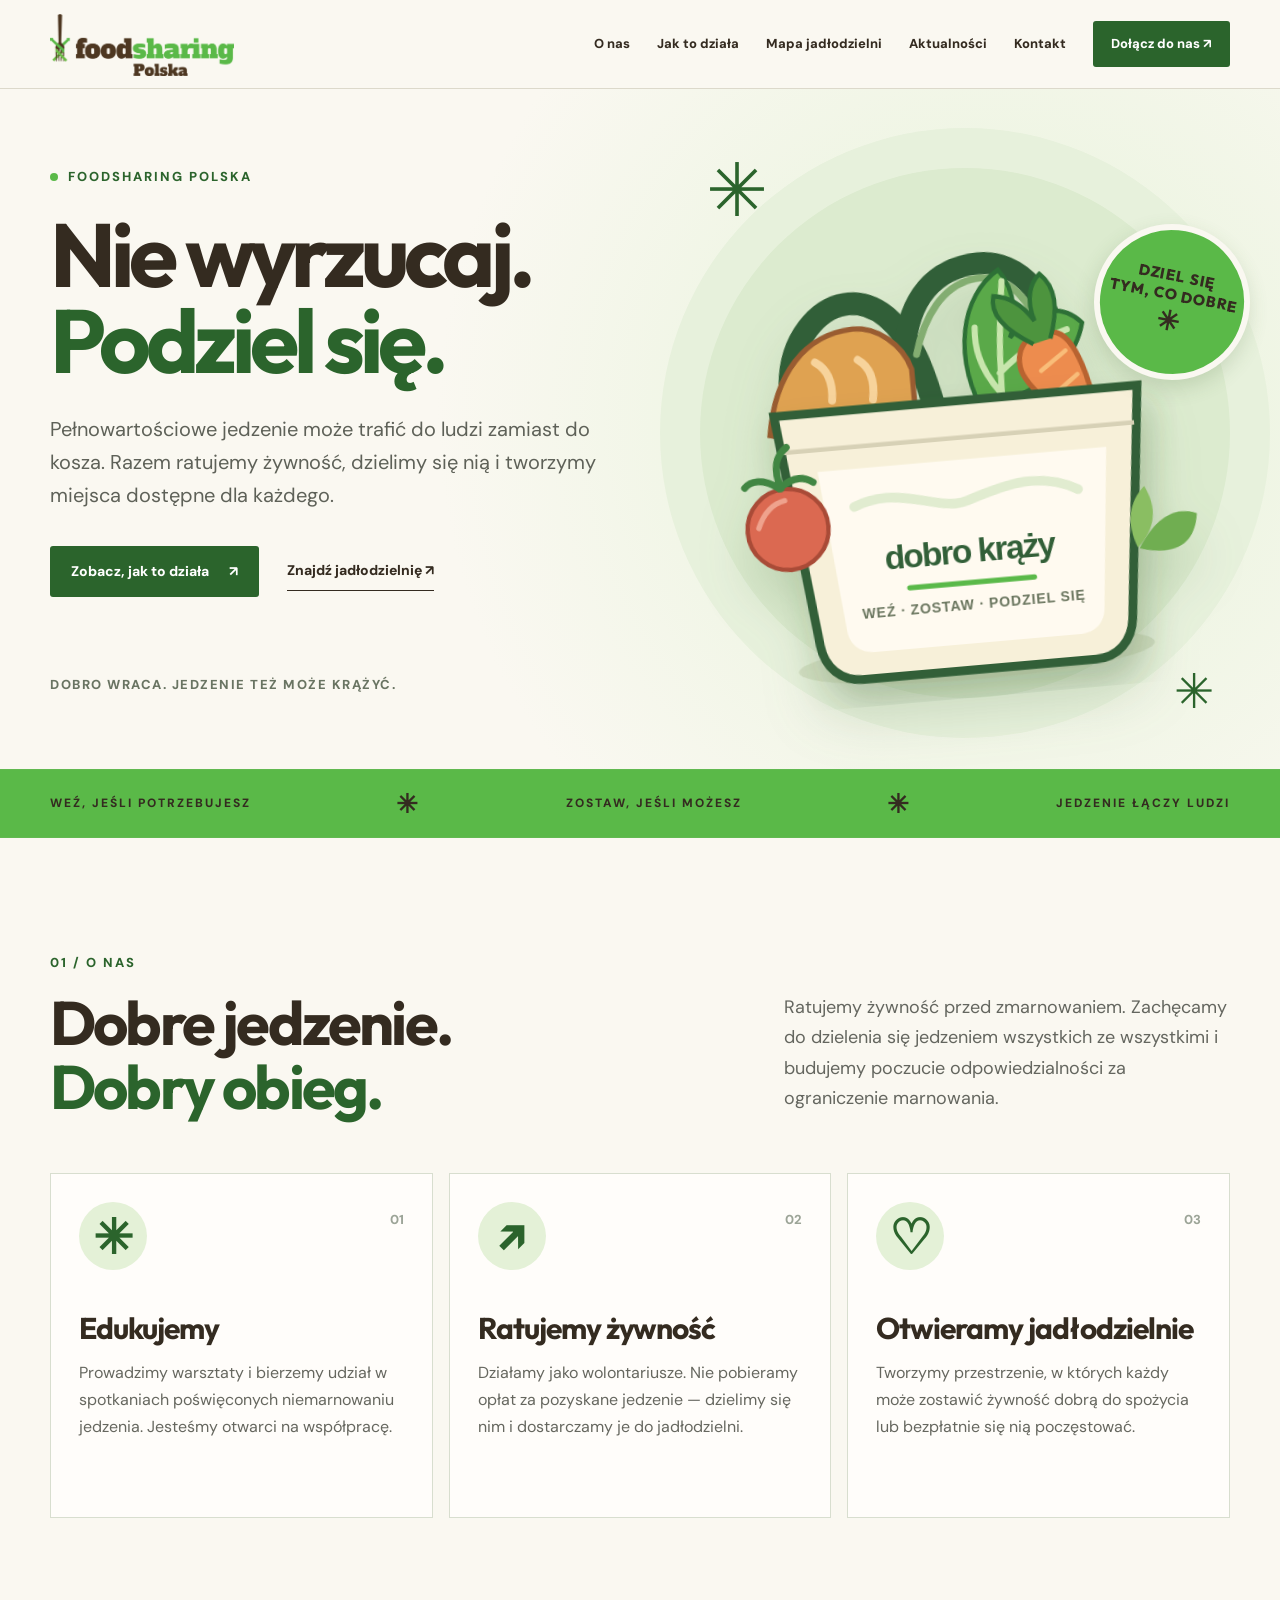
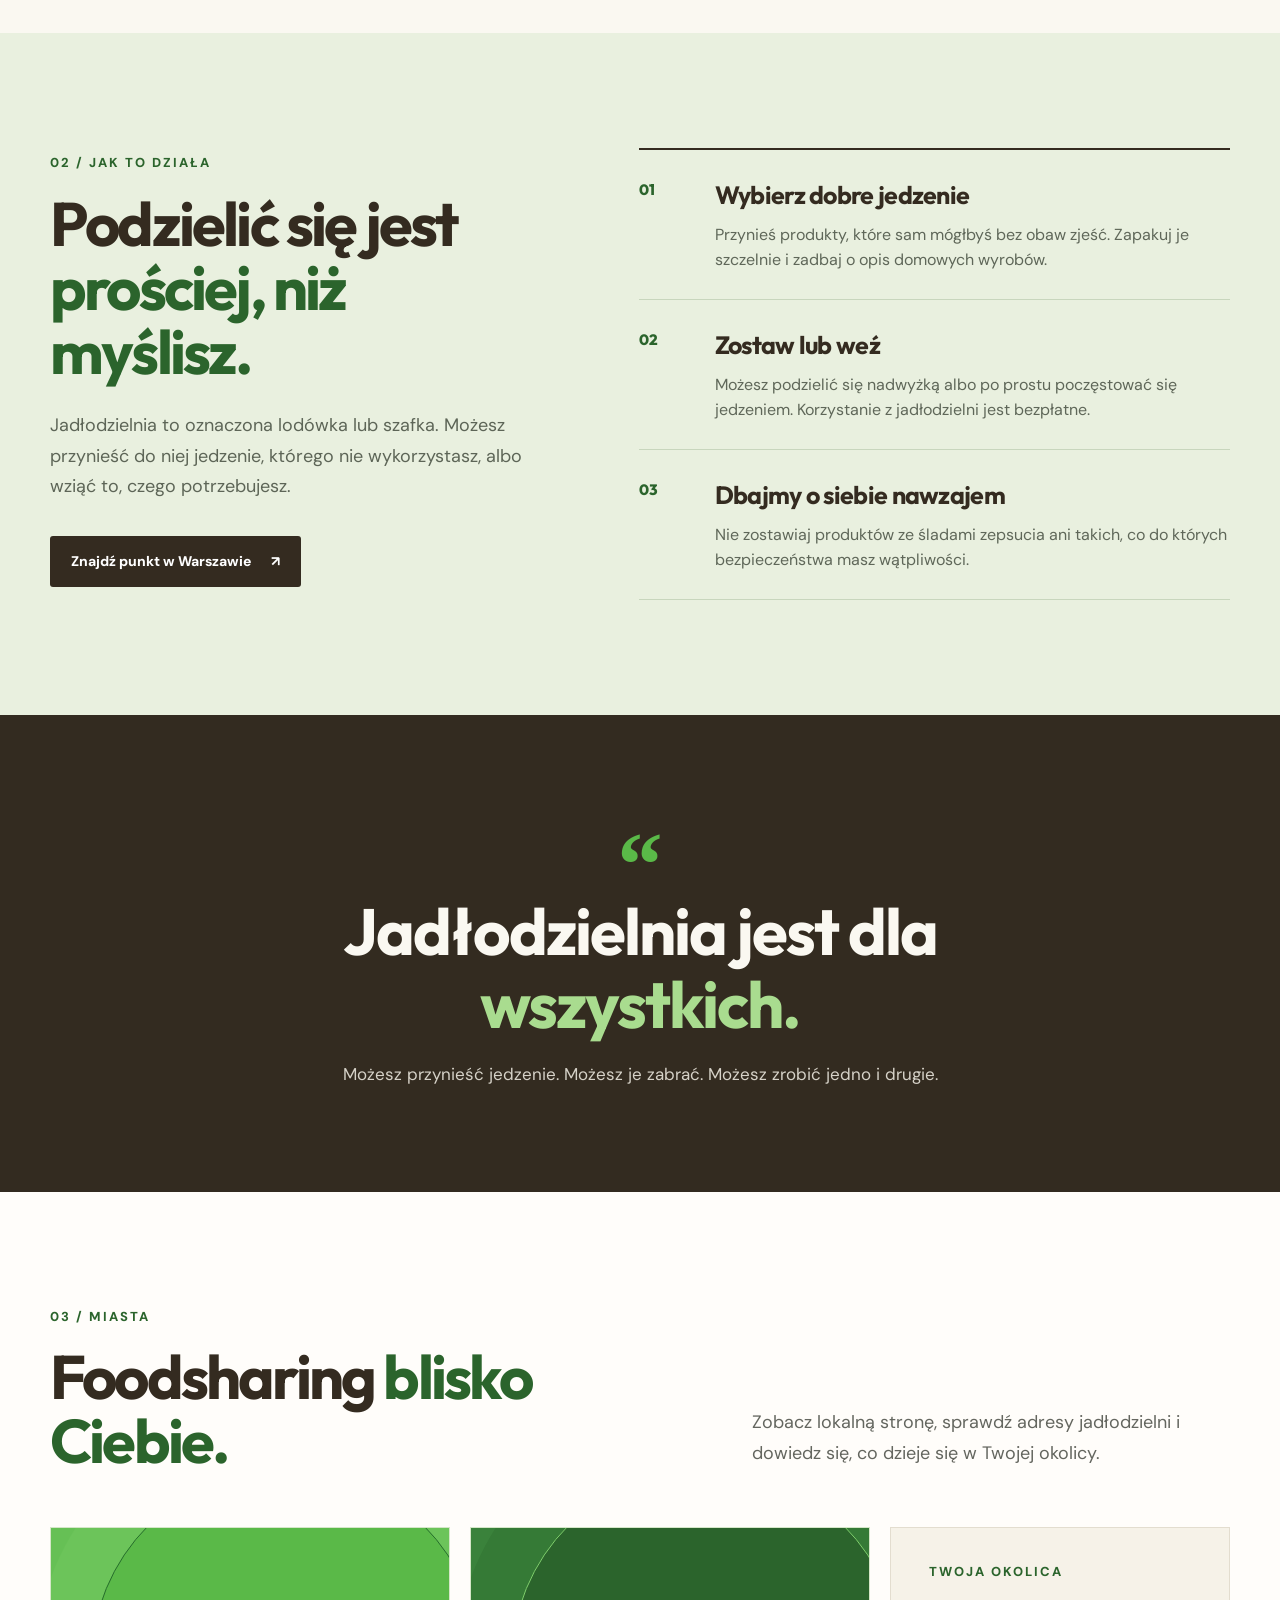
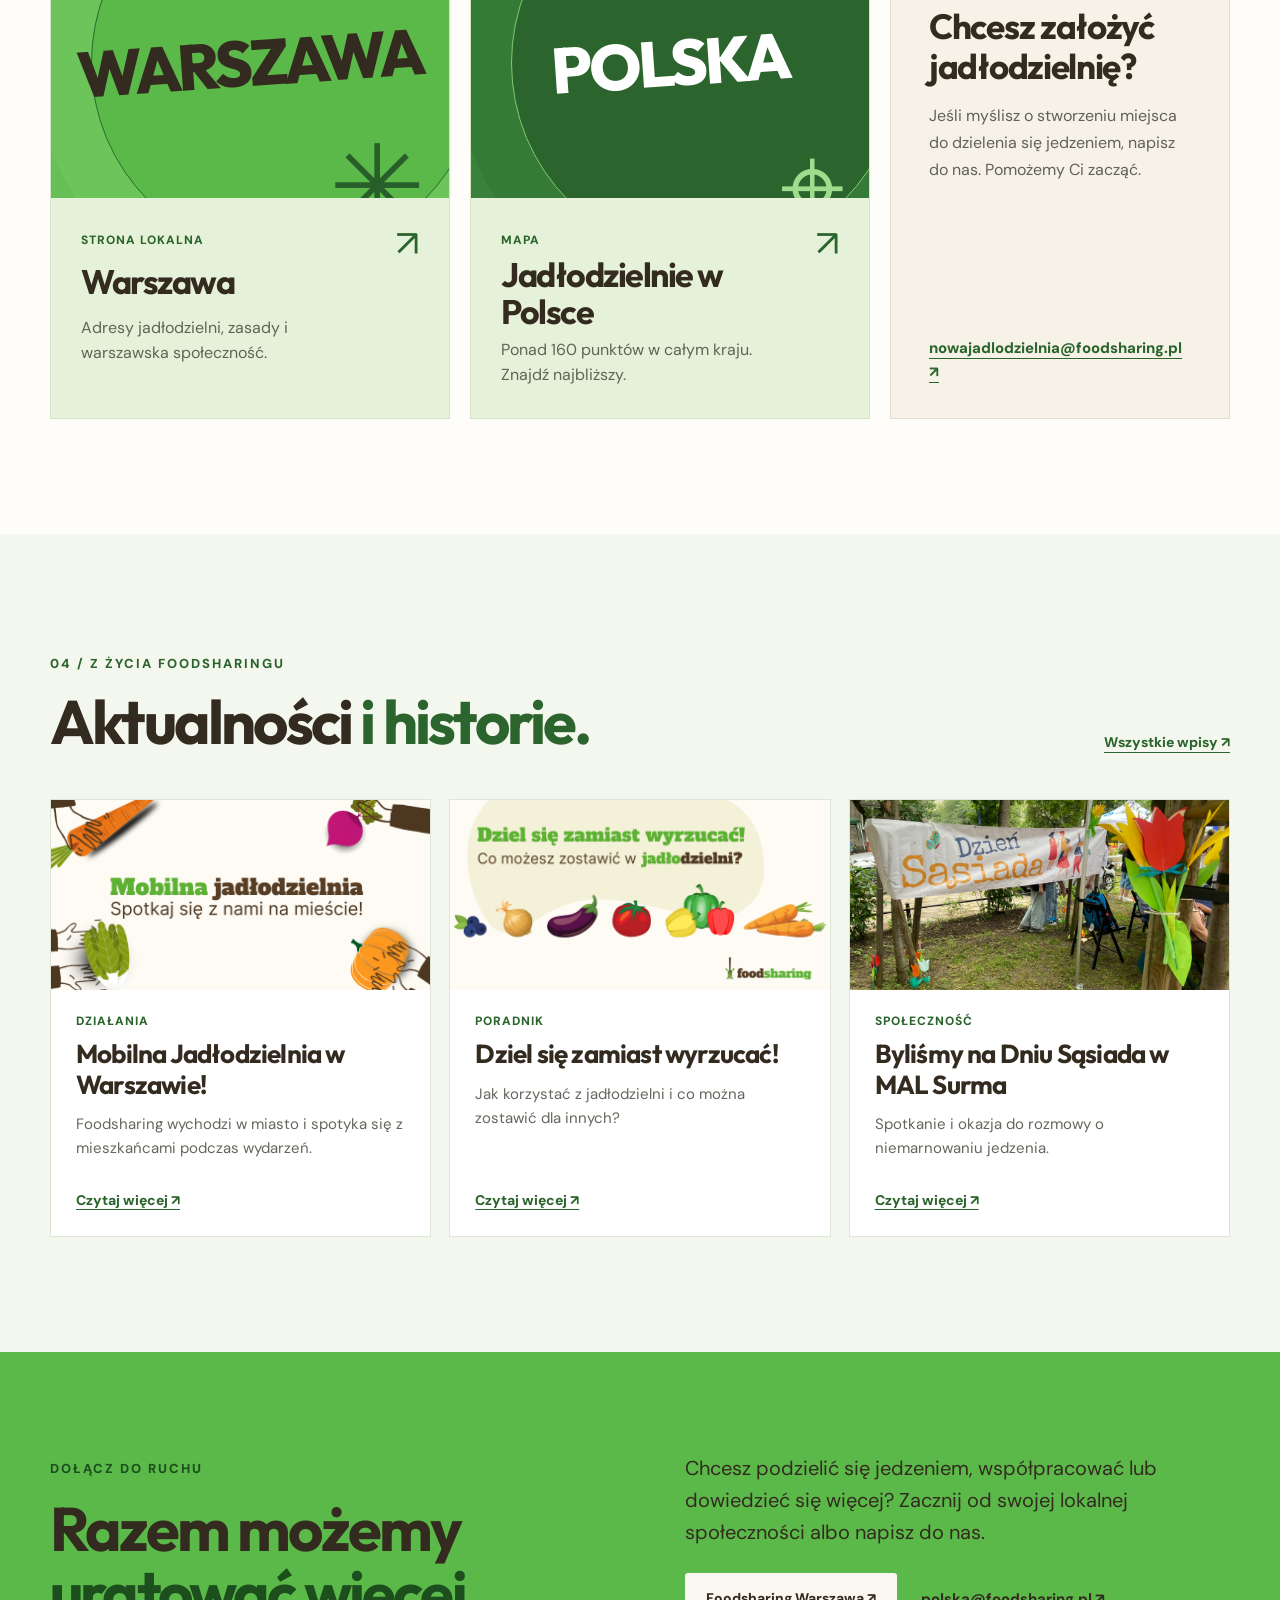
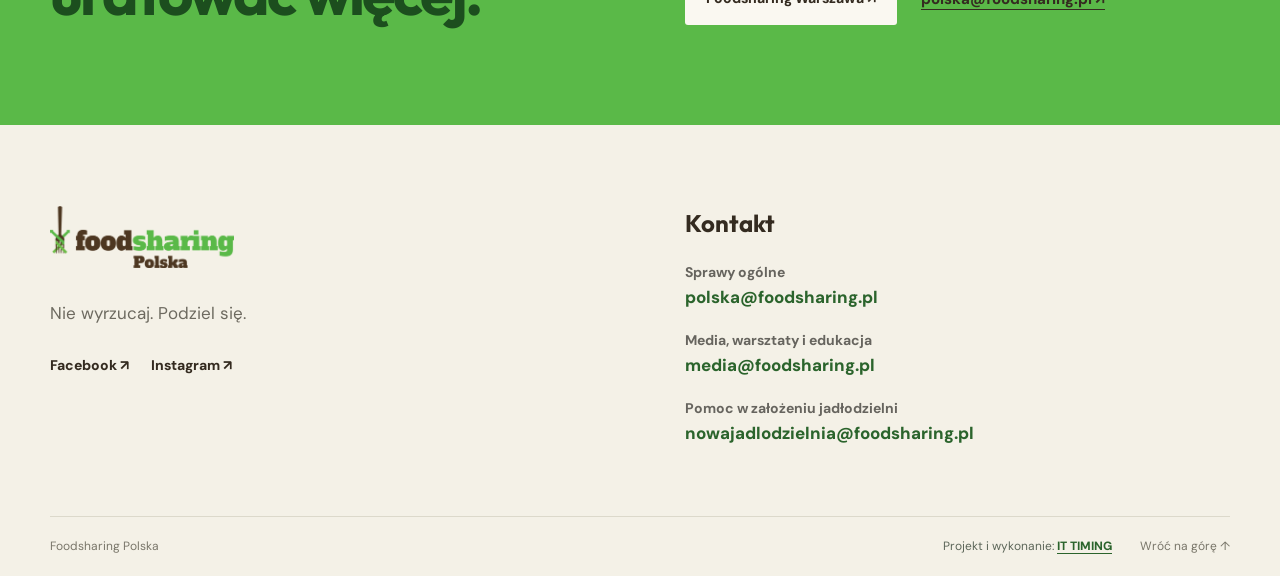
<file: index.html>
<!doctype html>
<html lang="pl">
<head>
  <meta charset="utf-8">
  <meta name="viewport" content="width=device-width, initial-scale=1">
  <meta name="theme-color" content="#faf8f1">
  <meta name="description" content="Foodsharing Polska. Ratujemy pełnowartościowe jedzenie, dzielimy się nim i tworzymy jadłodzielnie. Nie wyrzucaj — podziel się!">
  <title>Foodsharing Polska — Nie wyrzucaj. Podziel się.</title>
  <link rel="icon" href="assets/foodsharing-polska.png" type="image/png">
  <link rel="stylesheet" href="styles.css">
  <link rel="stylesheet" href="home.css">
  <script src="script.js" defer></script>
</head>
<body>
  <a class="skip" href="#main">Przejdź do treści</a>
  <header class="header" id="top"><div class="wrap header-inner">
    <a href="#top" class="brand" aria-label="Foodsharing Polska — początek strony"><img src="assets/foodsharing-polska.png" alt="Foodsharing Polska" width="184" height="63"></a>
    <button class="menu-toggle" type="button" aria-label="Otwórz menu" aria-controls="main-nav" aria-expanded="false"><span></span><span></span><span></span></button>
    <nav class="nav" id="main-nav" aria-label="Menu główne"><a href="#o-nas">O nas</a><a href="#jak-to-dziala">Jak to działa</a><a href="https://foodsharing.pl/jadlodzielnie/">Mapa jadłodzielni</a><a href="#aktualnosci">Aktualności</a><a href="#kontakt">Kontakt</a><a class="nav-social" href="#dolacz">Dołącz do nas ↗</a></nav>
  </div></header>

  <main id="main">
    <section class="home-hero" aria-labelledby="home-title"><div class="wrap home-hero-grid">
      <div class="home-hero-copy"><span class="eyebrow"><span class="dot"></span> Foodsharing Polska</span><h1 id="home-title">Nie wyrzucaj.<br><em>Podziel się.</em></h1><p>Pełnowartościowe jedzenie może trafić do ludzi zamiast do kosza. Razem ratujemy żywność, dzielimy się nią i tworzymy miejsca dostępne dla każdego.</p><div class="actions"><a class="btn btn-primary" href="#jak-to-dziala">Zobacz, jak to działa <span aria-hidden="true">↗</span></a><a class="text-link" href="https://foodsharing.pl/jadlodzielnie/">Znajdź jadłodzielnię ↗</a></div><span class="home-hero-caption">Dobro wraca. Jedzenie też może krążyć.</span></div>
      <div class="home-hero-visual" aria-hidden="true"><div class="home-halo"></div><img src="assets/foodsharing-bag.svg" alt="" width="620" height="620"><div class="hero-stamp">DZIEL SIĘ<br>TYM, CO DOBRE <span>✳</span></div><span class="hero-spark spark-one">✳</span><span class="hero-spark spark-two">✳</span></div>
    </div></section>

    <div class="home-ribbon" aria-hidden="true"><div class="wrap"><span>weź, jeśli potrzebujesz</span><span>✳</span><span>zostaw, jeśli możesz</span><span>✳</span><span>jedzenie łączy ludzi</span></div></div>

    <section class="section home-about" id="o-nas" aria-labelledby="about-title"><div class="wrap"><div class="home-section-top"><span class="label">01 / O nas</span><h2 id="about-title">Dobre jedzenie.<br><em>Dobry obieg.</em></h2><p>Ratujemy żywność przed zmarnowaniem. Zachęcamy do dzielenia się jedzeniem wszystkich ze wszystkimi i budujemy poczucie odpowiedzialności za ograniczenie marnowania.</p></div><div class="home-action-grid"><article><span class="action-mark">✳</span><span class="action-num">01</span><h3>Edukujemy</h3><p>Prowadzimy warsztaty i bierzemy udział w spotkaniach poświęconych niemarnowaniu jedzenia. Jesteśmy otwarci na współpracę.</p></article><article><span class="action-mark">↗</span><span class="action-num">02</span><h3>Ratujemy żywność</h3><p>Działamy jako wolontariusze. Nie pobieramy opłat za pozyskane jedzenie — dzielimy się nim i dostarczamy je do jadłodzielni.</p></article><article><span class="action-mark">♡</span><span class="action-num">03</span><h3>Otwieramy jadłodzielnie</h3><p>Tworzymy przestrzenie, w których każdy może zostawić żywność dobrą do spożycia lub bezpłatnie się nią poczęstować.</p></article></div></div></section>

    <section class="section home-how" id="jak-to-dziala" aria-labelledby="how-title"><div class="wrap home-how-grid"><div><span class="label">02 / Jak to działa</span><h2 id="how-title">Podzielić się jest <em>prościej, niż myślisz.</em></h2><p>Jadłodzielnia to oznaczona lodówka lub szafka. Możesz przynieść do niej jedzenie, którego nie wykorzystasz, albo wziąć to, czego potrzebujesz.</p><a class="btn btn-dark" href="warszawa/#lista-jadlodzielni">Znajdź punkt w Warszawie <span aria-hidden="true">↗</span></a></div><div class="home-how-list"><div><span>01</span><div><h3>Wybierz dobre jedzenie</h3><p>Przynieś produkty, które sam mógłbyś bez obaw zjeść. Zapakuj je szczelnie i zadbaj o opis domowych wyrobów.</p></div></div><div><span>02</span><div><h3>Zostaw lub weź</h3><p>Możesz podzielić się nadwyżką albo po prostu poczęstować się jedzeniem. Korzystanie z jadłodzielni jest bezpłatne.</p></div></div><div><span>03</span><div><h3>Dbajmy o siebie nawzajem</h3><p>Nie zostawiaj produktów ze śladami zepsucia ani takich, co do których bezpieczeństwa masz wątpliwości.</p></div></div></div></div></section>

    <section class="home-quote" aria-label="Idea Foodsharingu"><div class="wrap"><span aria-hidden="true">“</span><blockquote>Jadłodzielnia jest dla <em>wszystkich.</em></blockquote><p>Możesz przynieść jedzenie. Możesz je zabrać. Możesz zrobić jedno i drugie.</p></div></section>

    <section class="section home-cities" id="miasta" aria-labelledby="cities-title"><div class="wrap"><div class="home-section-top"><span class="label">03 / Miasta</span><h2 id="cities-title">Foodsharing <em>blisko Ciebie.</em></h2><p>Zobacz lokalną stronę, sprawdź adresy jadłodzielni i dowiedz się, co dzieje się w Twojej okolicy.</p></div><div class="city-grid"><a class="city-card" href="warszawa/"><div class="city-card-art" aria-hidden="true"><span class="city-ring"></span><span class="city-art-text">WARSZAWA</span><span class="city-art-star">✳</span></div><div class="city-card-bottom"><div><span>Strona lokalna</span><h3>Warszawa</h3><p>Adresy jadłodzielni, zasady i warszawska społeczność.</p></div><span class="city-arrow" aria-hidden="true">↗</span></div></a><a class="city-card city-card-map" href="https://foodsharing.pl/jadlodzielnie/"><div class="city-card-art" aria-hidden="true"><span class="city-ring"></span><span class="city-art-text">POLSKA</span><span class="city-art-star">⌖</span></div><div class="city-card-bottom"><div><span>Mapa</span><h3>Jadłodzielnie w Polsce</h3><p>Ponad 160 punktów w całym kraju. Znajdź najbliższy.</p></div><span class="city-arrow" aria-hidden="true">↗</span></div></a><div class="city-invite"><span class="label">Twoja okolica</span><h3>Chcesz założyć jadłodzielnię?</h3><p>Jeśli myślisz o stworzeniu miejsca do dzielenia się jedzeniem, napisz do nas. Pomożemy Ci zacząć.</p><a href="mailto:nowajadlodzielnia@foodsharing.pl">nowajadlodzielnia@foodsharing.pl ↗</a></div></div></div></section>

    <section class="section home-news" id="aktualnosci" aria-labelledby="news-title"><div class="wrap"><div class="news-heading"><div><span class="label">04 / Z życia Foodsharingu</span><h2 id="news-title">Aktualności <em>i historie.</em></h2></div><a href="https://www.foodsharing.pl/#news" target="_blank" rel="noopener noreferrer">Wszystkie wpisy ↗</a></div><div class="news-grid"><a class="news-card" href="https://www.foodsharing.pl/aktualnosci/mobilna-jadlodzielnia-w-warszawie/" target="_blank" rel="noopener noreferrer"><img class="news-image" src="assets/aktualnosc-mobilna-jadlodzielnia.png" alt="Grafika Mobilna jadłodzielnia — spotkaj się z nami na mieście" width="768" height="384" loading="lazy"><span class="news-tag">Działania</span><h3>Mobilna Jadłodzielnia w Warszawie!</h3><p>Foodsharing wychodzi w miasto i spotyka się z mieszkańcami podczas wydarzeń.</p><span class="news-read">Czytaj więcej ↗</span></a><a class="news-card" href="https://www.foodsharing.pl/aktualnosci/dziel-sie-zamiast-wyrzucac/" target="_blank" rel="noopener noreferrer"><img class="news-image" src="assets/aktualnosc-dziel-sie.png" alt="Grafika Dziel się zamiast wyrzucać — co możesz zostawić w jadłodzielni" width="768" height="384" loading="lazy"><span class="news-tag">Poradnik</span><h3>Dziel się zamiast wyrzucać!</h3><p>Jak korzystać z jadłodzielni i co można zostawić dla innych?</p><span class="news-read">Czytaj więcej ↗</span></a><a class="news-card" href="https://www.foodsharing.pl/aktualnosci/bylismy-na-dniu-sasiada-w-mal-surma/" target="_blank" rel="noopener noreferrer"><img class="news-image" src="assets/aktualnosc-dzien-sasiada.jpg" alt="Baner Dnia Sąsiada podczas spotkania w MAL Surma" width="2048" height="1536" loading="lazy"><span class="news-tag">Społeczność</span><h3>Byliśmy na Dniu Sąsiada w MAL Surma</h3><p>Spotkanie i okazja do rozmowy o niemarnowaniu jedzenia.</p><span class="news-read">Czytaj więcej ↗</span></a></div></div></section>

    <section class="home-join" id="dolacz"><div class="wrap home-join-grid"><div><span class="label">Dołącz do ruchu</span><h2>Razem możemy<br><em>uratować więcej.</em></h2></div><div><p>Chcesz podzielić się jedzeniem, współpracować lub dowiedzieć się więcej? Zacznij od swojej lokalnej społeczności albo napisz do nas.</p><div class="home-join-actions"><a class="btn btn-light" href="warszawa/">Foodsharing Warszawa ↗</a><a class="join-email" href="mailto:polska@foodsharing.pl">polska@foodsharing.pl ↗</a></div></div></div></section>
  </main>

  <footer class="footer" id="kontakt"><div class="wrap footer-grid"><div><a href="#top" class="brand" aria-label="Foodsharing Polska — wróć na górę"><img src="assets/foodsharing-polska.png" alt="Foodsharing Polska" width="184" height="63"></a><p>Nie wyrzucaj. Podziel się.</p><div class="footer-social"><a href="https://www.facebook.com/FoodsharingPolska" target="_blank" rel="noopener noreferrer">Facebook ↗</a><a href="https://www.instagram.com/explore/tags/foodsharingpolska/" target="_blank" rel="noopener noreferrer">Instagram ↗</a></div></div><div class="contact"><h2>Kontakt</h2><p>Sprawy ogólne<br><a href="mailto:polska@foodsharing.pl">polska@foodsharing.pl</a></p><p>Media, warsztaty i edukacja<br><a href="mailto:media@foodsharing.pl">media@foodsharing.pl</a></p><p>Pomoc w założeniu jadłodzielni<br><a href="mailto:nowajadlodzielnia@foodsharing.pl">nowajadlodzielnia@foodsharing.pl</a></p></div></div><div class="wrap footer-bottom"><span>Foodsharing Polska</span><span class="footer-credit">Projekt i wykonanie: <a href="https://it-timing.eu/" target="_blank" rel="noopener noreferrer">IT TIMING</a></span><a href="#top">Wróć na górę ↑</a></div></footer>
</body>
</html>
</file>
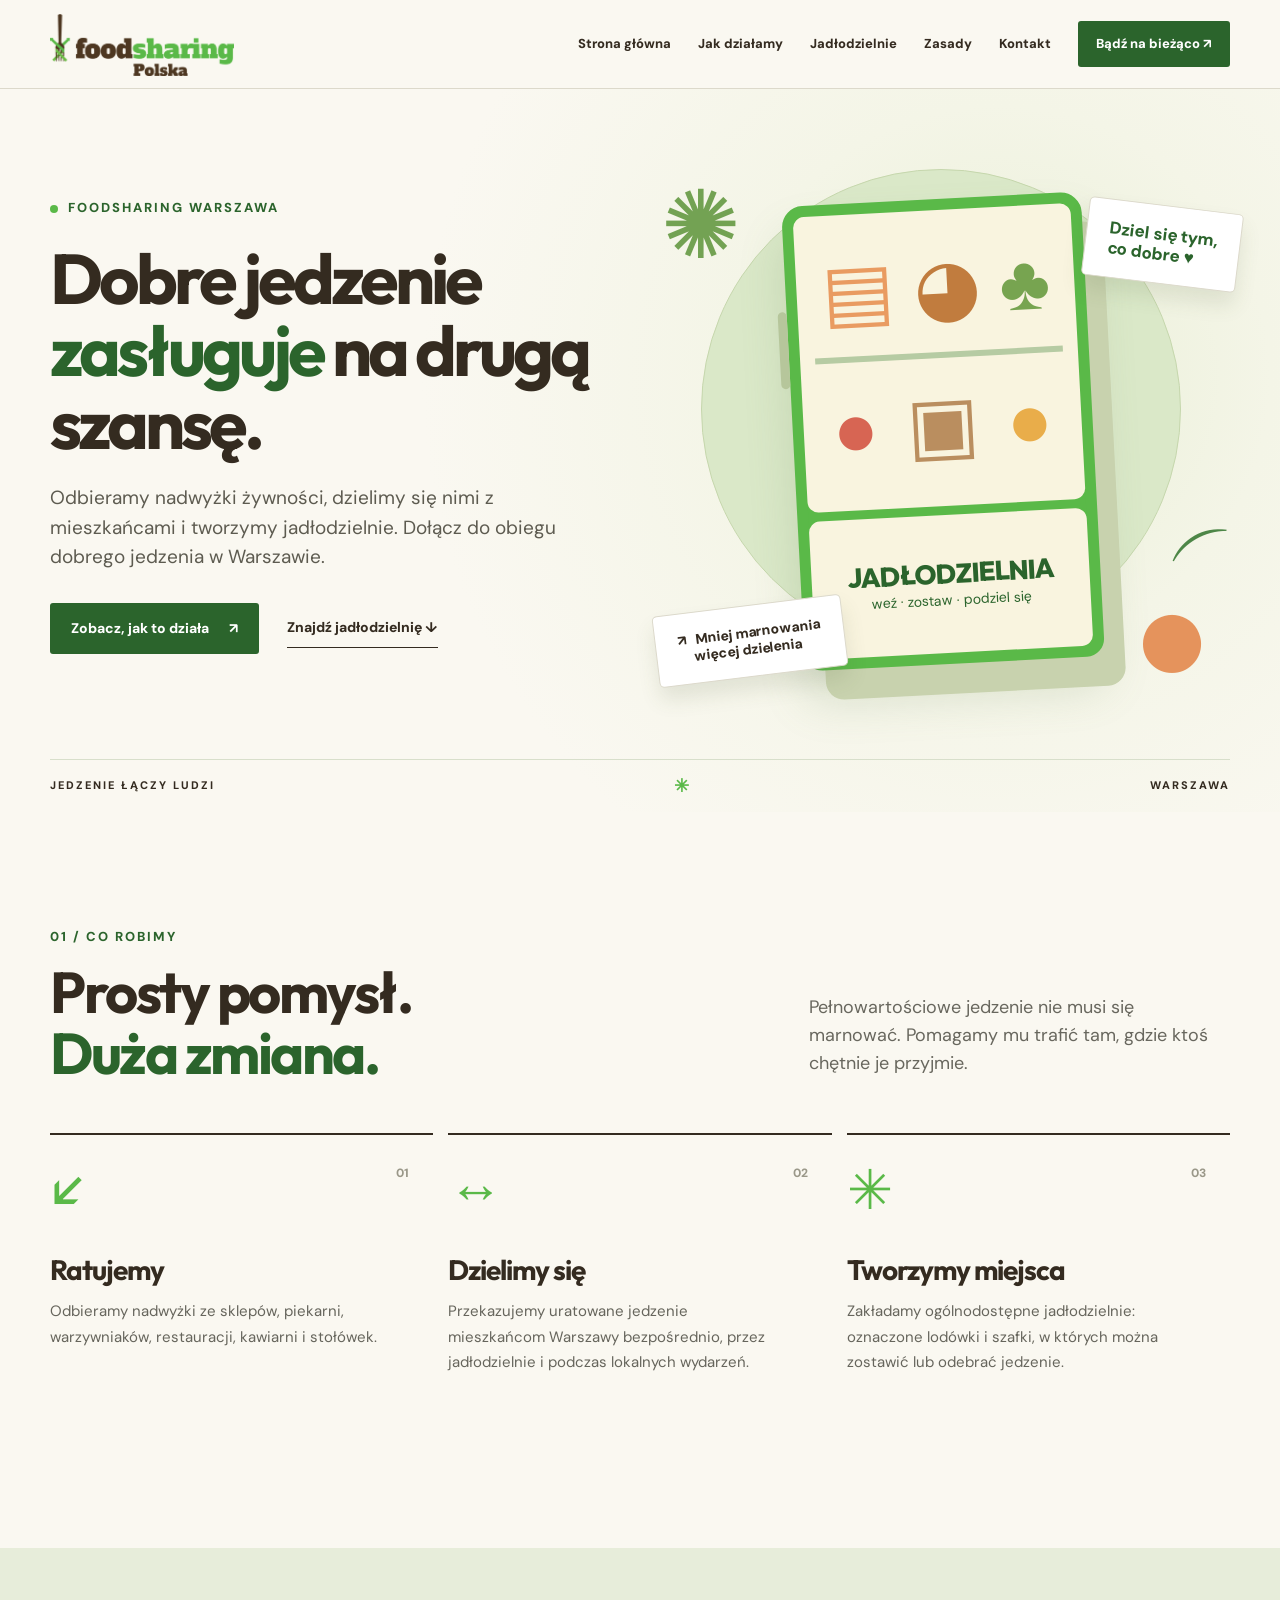
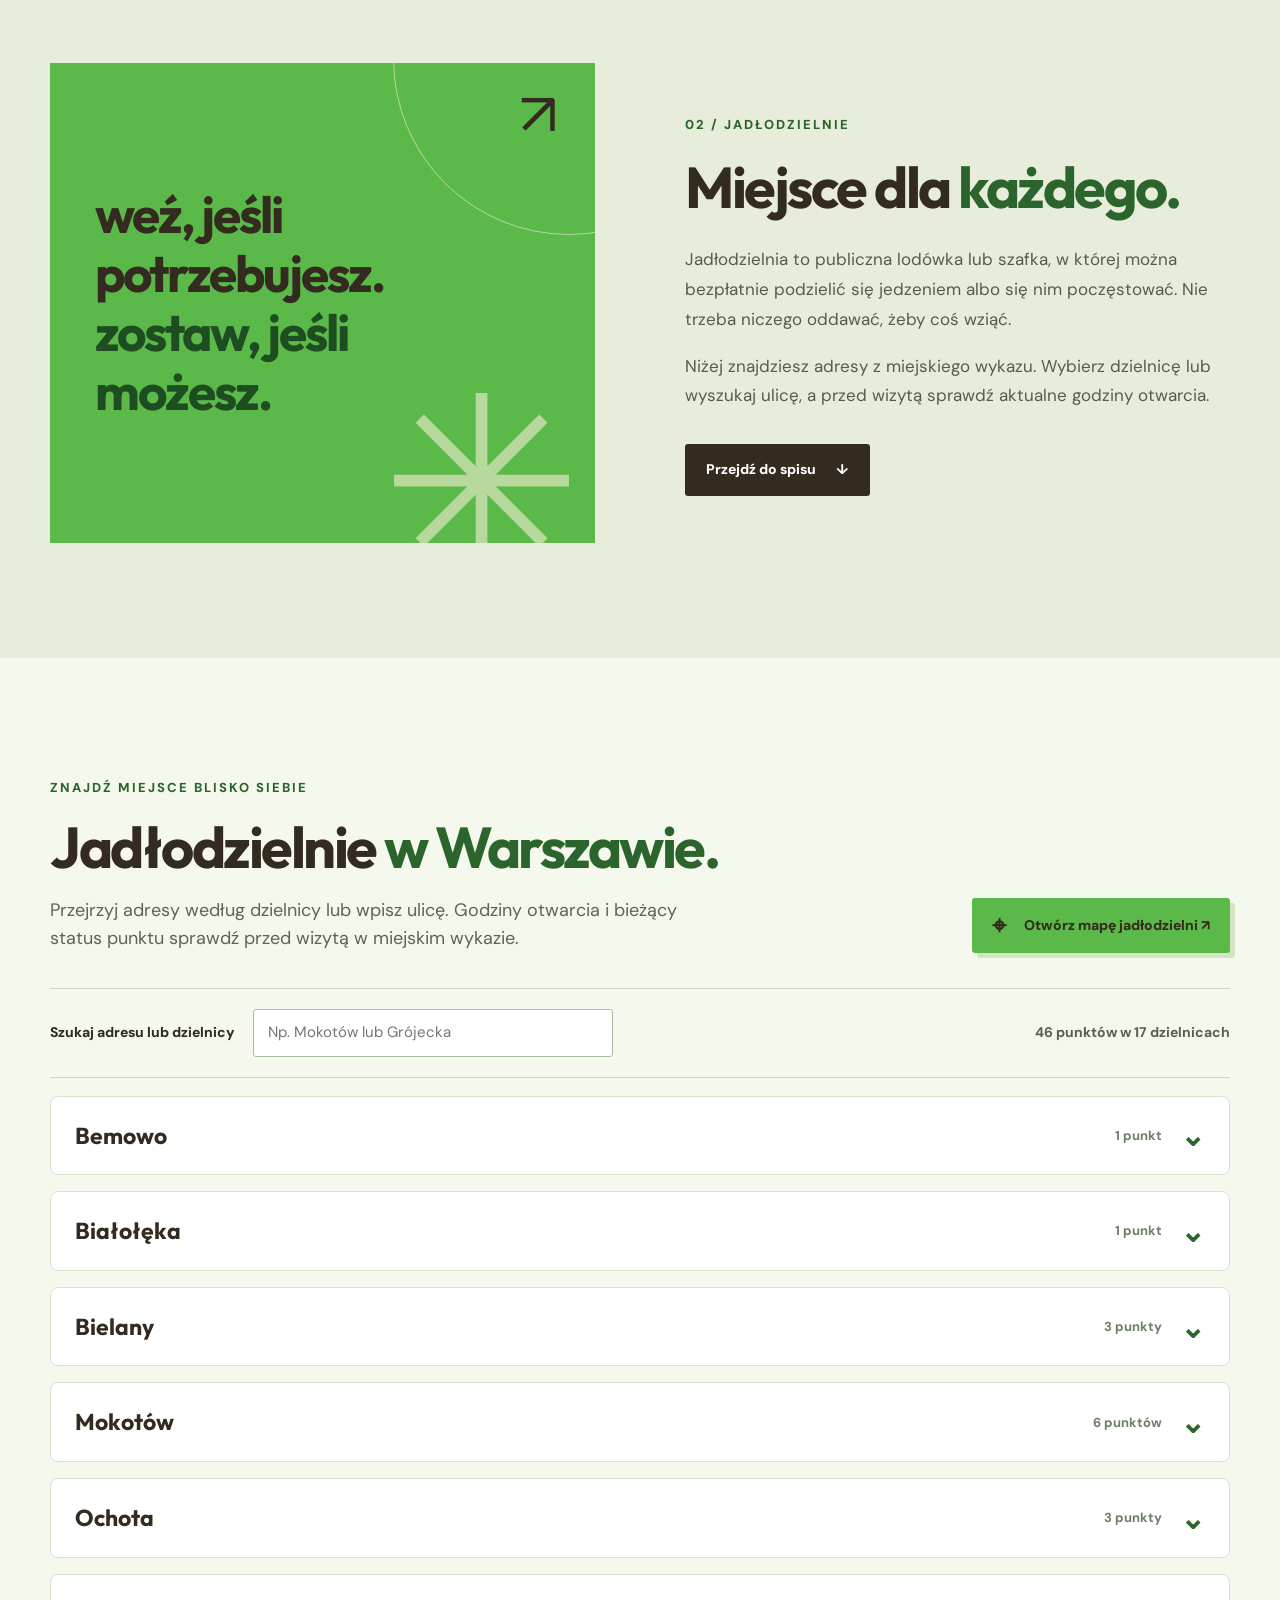
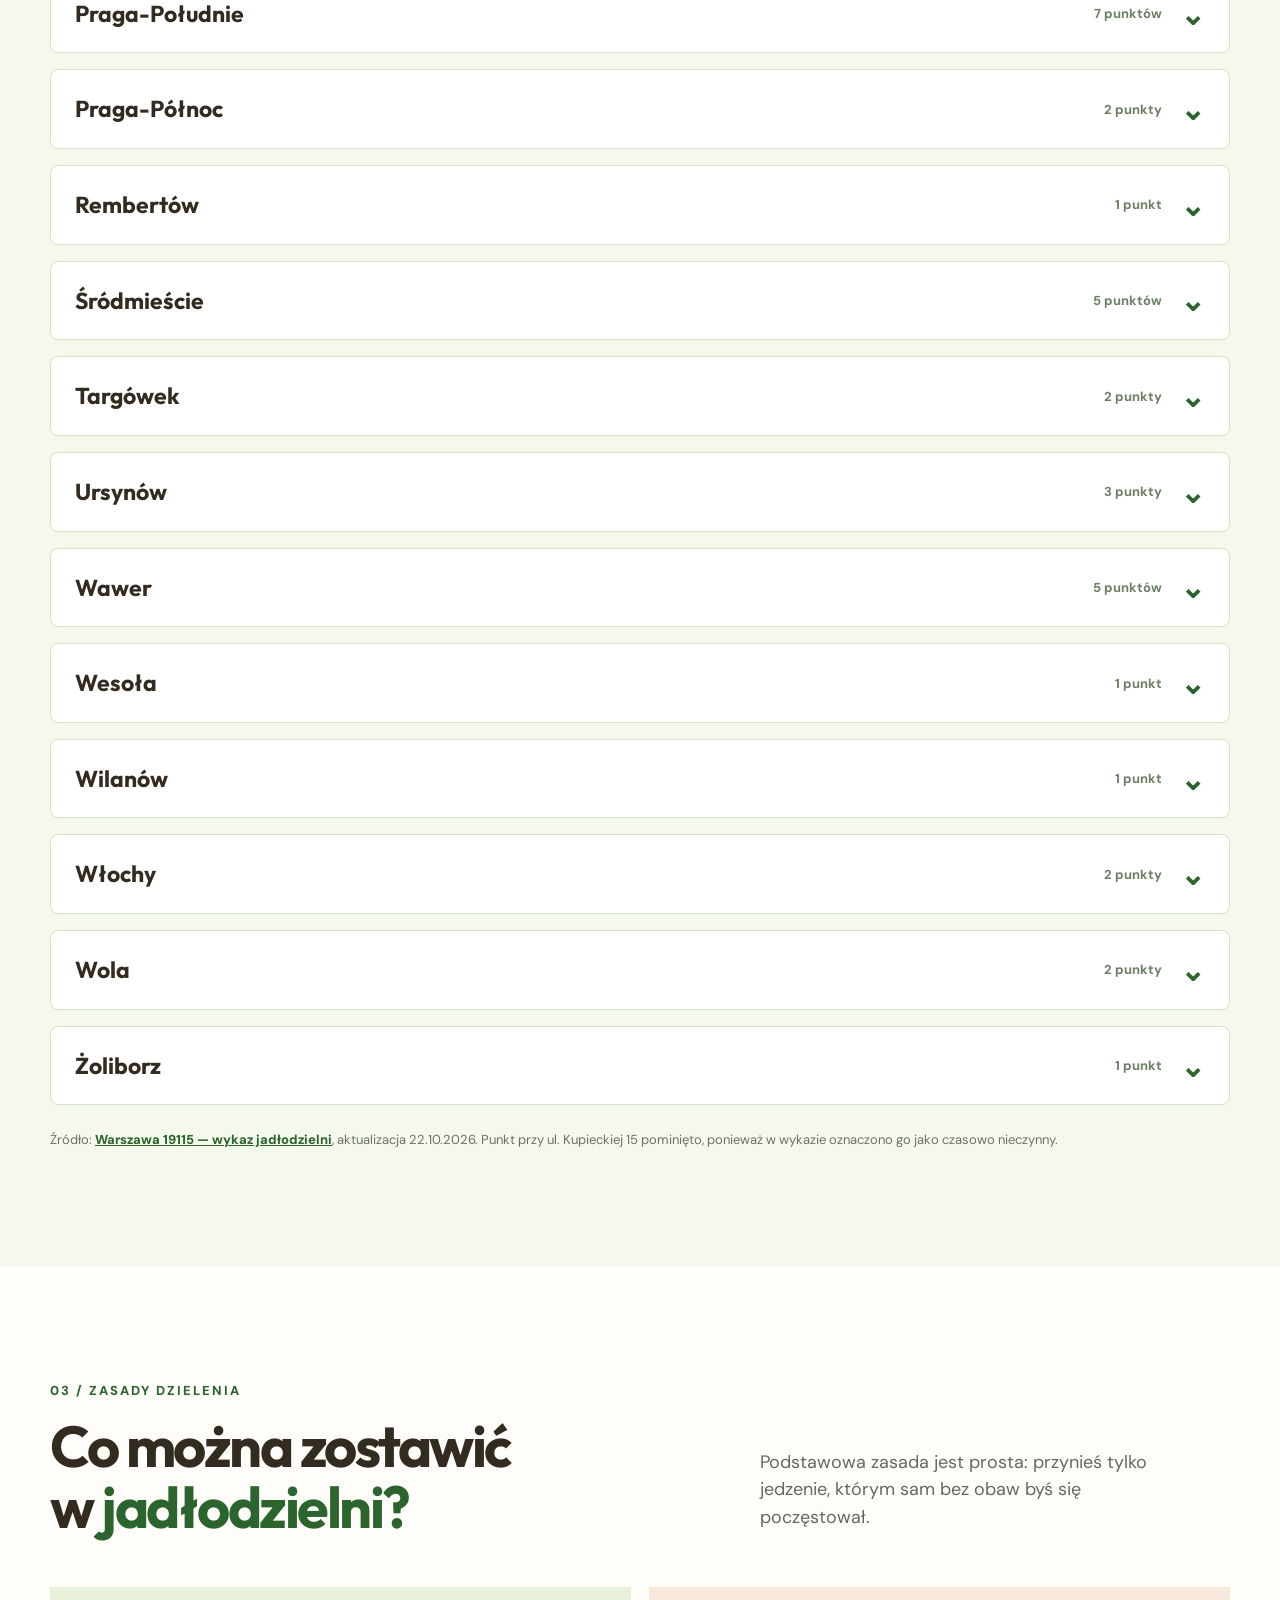
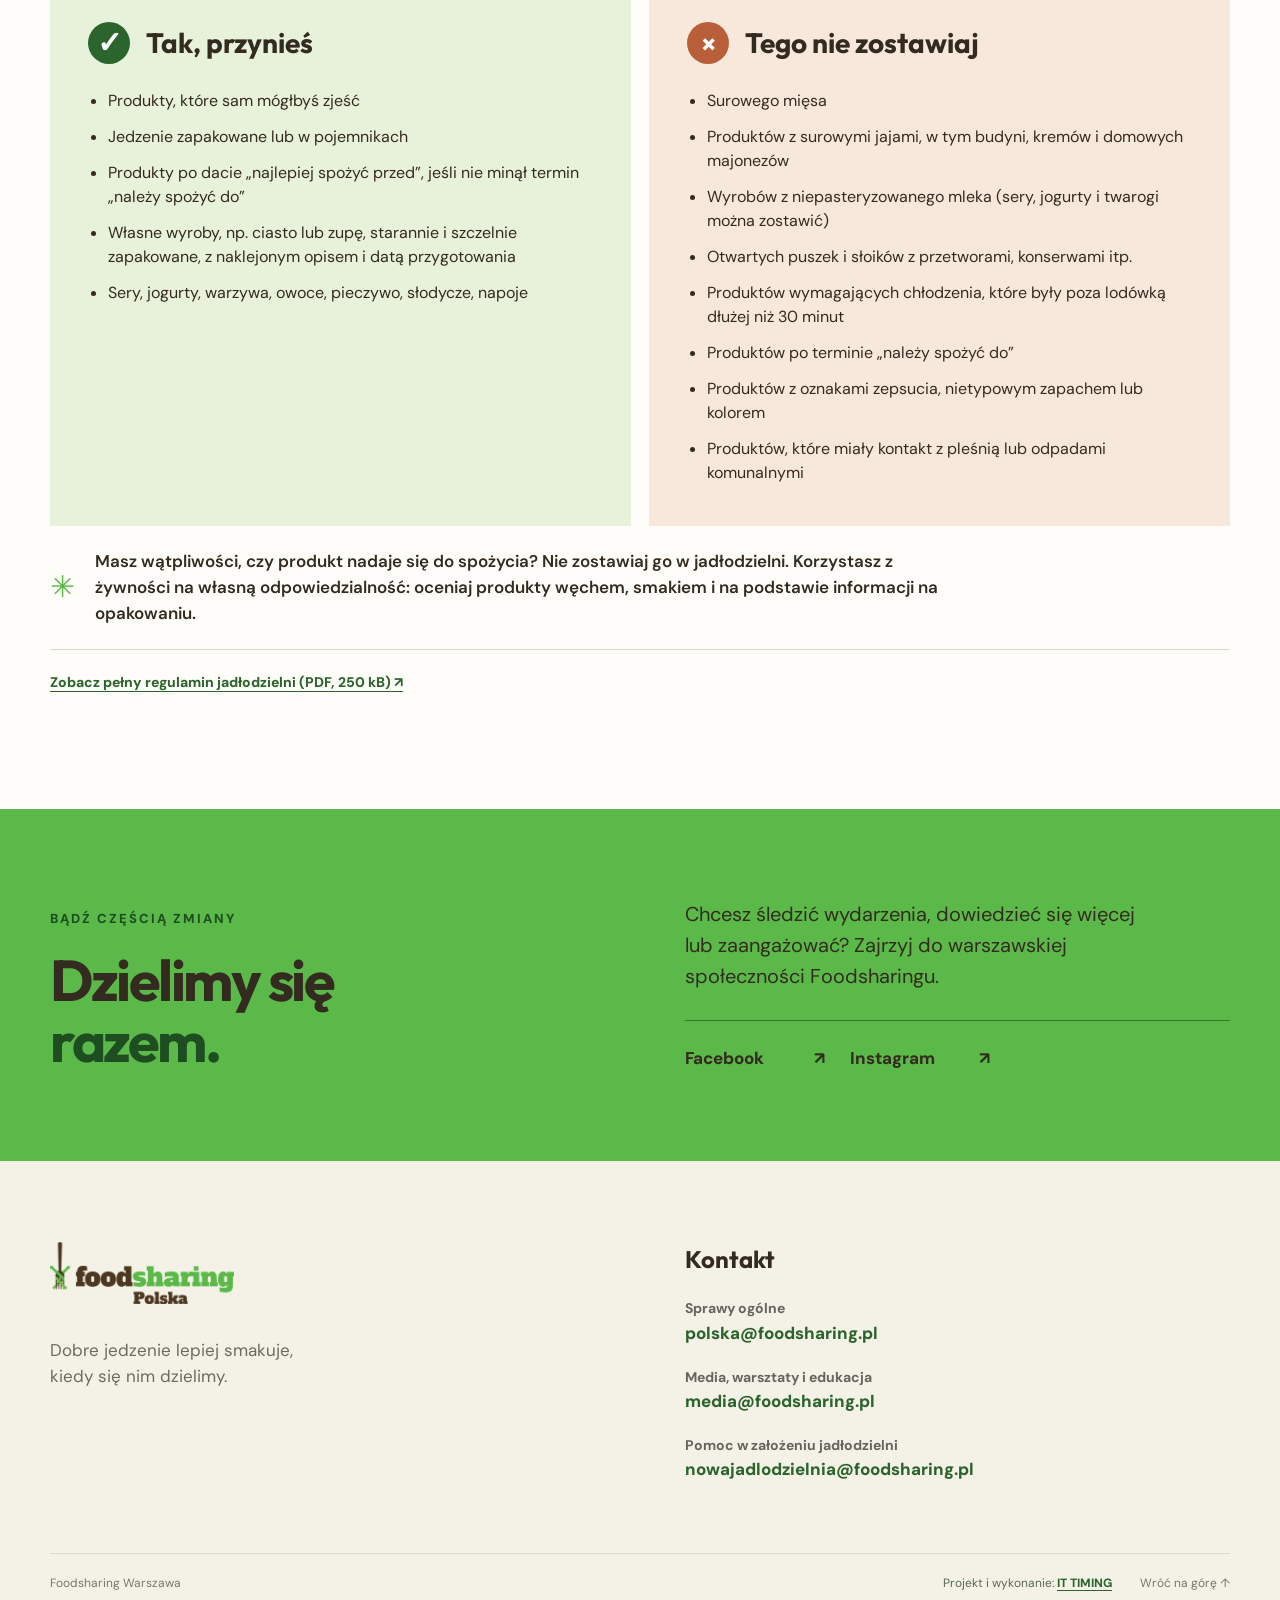
<file: warszawa/index.html>
<!doctype html>
<html lang="pl">
<head>
  <meta charset="utf-8">
  <meta name="viewport" content="width=device-width, initial-scale=1">
  <meta name="theme-color" content="#faf8f1">
  <meta name="description" content="Foodsharing Warszawa — dzielimy się dobrym jedzeniem, ratujemy nadwyżki i tworzymy jadłodzielnie.">
  <title>Foodsharing Warszawa — dziel się jedzeniem</title>
  <link rel="icon" href="../assets/foodsharing-polska.png" type="image/png">
  <link rel="stylesheet" href="../styles.css">
  <script src="../script.js" defer></script>
</head>
<body>
  <a class="skip" href="#main">Przejdź do treści</a>
  <header class="header" id="top"><div class="wrap header-inner">
    <a href="../" class="brand" aria-label="Foodsharing Polska — strona główna"><img src="../assets/foodsharing-polska.png" alt="Foodsharing Polska" width="184" height="63"></a>
    <button class="menu-toggle" aria-label="Otwórz menu" aria-controls="main-nav" aria-expanded="false"><span></span><span></span><span></span></button>
    <nav class="nav" id="main-nav" aria-label="Menu główne"><a href="../">Strona główna</a><a href="#jak-dzialamy">Jak działamy</a><a href="#lista-jadlodzielni">Jadłodzielnie</a><a href="#zasady">Zasady</a><a href="#kontakt">Kontakt</a><a class="nav-social" href="https://www.facebook.com/FoodsharingWarszawa" target="_blank" rel="noopener noreferrer">Bądź na bieżąco ↗</a></nav>
  </div></header>
  <main id="main">
    <section class="hero"><div class="wrap hero-grid"><div class="hero-copy"><span class="eyebrow"><span class="dot"></span> Foodsharing Warszawa</span><h1>Dobre jedzenie <em>zasługuje</em> na drugą szansę.</h1><p>Odbieramy nadwyżki żywności, dzielimy się nimi z mieszkańcami i tworzymy jadłodzielnie. Dołącz do obiegu dobrego jedzenia w Warszawie.</p><div class="actions"><a class="btn btn-primary" href="#jak-dzialamy">Zobacz, jak to działa <span>↗</span></a><a class="text-link" href="#lista-jadlodzielni">Znajdź jadłodzielnię ↓</a></div></div>
      <div class="hero-visual" aria-hidden="true"><div class="halo"></div><div class="food apple">●<span>⌒</span></div><div class="food leaf">✺</div><div class="fridge"><div class="fridge-top"><div class="fridge-shelf"><span class="jar">▤</span><span class="bread">◕</span><span class="greens">♣</span></div><div class="fridge-shelf"><span class="fruit">●</span><span class="box">▣</span><span class="fruit orange">●</span></div></div><div class="fridge-bottom"><strong>JADŁODZIELNIA</strong><span>weź · zostaw · podziel się</span></div></div><div class="note note-one">Dziel się tym,<br>co dobre ♥</div><div class="note note-two">↗ &nbsp; Mniej marnowania<br>&nbsp;&nbsp;&nbsp;&nbsp; więcej dzielenia</div></div></div><div class="wrap hero-bar"><span>Jedzenie łączy ludzi</span><span>✳</span><span>Warszawa</span></div></section>

    <section class="section how" id="jak-dzialamy"><div class="wrap"><div class="section-intro"><span class="label">01 / Co robimy</span><h2>Prosty pomysł.<br><em>Duża zmiana.</em></h2><p>Pełnowartościowe jedzenie nie musi się marnować. Pomagamy mu trafić tam, gdzie ktoś chętnie je przyjmie.</p></div><div class="steps"><article class="step"><span class="step-symbol">↙</span><span class="step-index">01</span><h3>Ratujemy</h3><p>Odbieramy nadwyżki ze sklepów, piekarni, warzywniaków, restauracji, kawiarni i stołówek.</p></article><article class="step"><span class="step-symbol">↔</span><span class="step-index">02</span><h3>Dzielimy się</h3><p>Przekazujemy uratowane jedzenie mieszkańcom Warszawy bezpośrednio, przez jadłodzielnie i podczas lokalnych wydarzeń.</p></article><article class="step"><span class="step-symbol">✳</span><span class="step-index">03</span><h3>Tworzymy miejsca</h3><p>Zakładamy ogólnodostępne jadłodzielnie: oznaczone lodówki i szafki, w których można zostawić lub odebrać jedzenie.</p></article></div></div></section>

    <section class="section places" id="jadlodzielnie"><div class="wrap places-grid"><div class="places-art"><span class="places-arrow">↗</span><strong>weź, jeśli<br>potrzebujesz.<br><em>zostaw, jeśli<br>możesz.</em></strong><span class="places-star">✳</span></div><div class="places-copy"><span class="label">02 / Jadłodzielnie</span><h2>Miejsce dla <em>każdego.</em></h2><p>Jadłodzielnia to publiczna lodówka lub szafka, w której można bezpłatnie podzielić się jedzeniem albo się nim poczęstować. Nie trzeba niczego oddawać, żeby coś wziąć.</p><p>Niżej znajdziesz adresy z miejskiego wykazu. Wybierz dzielnicę lub wyszukaj ulicę, a przed wizytą sprawdź aktualne godziny otwarcia.</p><a class="btn btn-dark" href="#lista-jadlodzielni">Przejdź do spisu <span>↓</span></a></div></div></section>

    <section class="section directory" id="lista-jadlodzielni" aria-labelledby="directory-title"><div class="wrap">
      <div class="directory-header"><div><span class="label">Znajdź miejsce blisko siebie</span><h2 id="directory-title">Jadłodzielnie <em>w Warszawie.</em></h2><p>Przejrzyj adresy według dzielnicy lub wpisz ulicę. Godziny otwarcia i bieżący status punktu sprawdź przed wizytą w miejskim wykazie.</p></div><a class="map-button" href="https://mapa.um.warszawa.pl/mapa/7848b568-32c7-4ee6-97d4-949eebce00ff?p=true" target="_blank" rel="noopener noreferrer"><span aria-hidden="true">⌖</span> Otwórz mapę jadłodzielni ↗</a></div>
      <div class="directory-controls"><label for="place-search">Szukaj adresu lub dzielnicy</label><input id="place-search" type="search" placeholder="Np. Mokotów lub Grójecka" autocomplete="off"><span id="place-count" role="status">46 punktów w 17 dzielnicach</span></div>
      <div class="districts"><details class="district" data-district="Bemowo"><summary><span>Bemowo</span><span class="district-count">1 punkt</span><span class="district-chevron" aria-hidden="true">⌄</span></summary><ul class="address-list"><li class="address-item" data-search="bemowo ul. rozłogi 18"><span>ul. Rozłogi 18</span><a href="https://www.google.com/maps/search/?api=1&amp;query=ul.%20Roz%C5%82ogi%2018%2C%20Warszawa" target="_blank" rel="noopener noreferrer" aria-label="Pokaż w mapach: ul. Rozłogi 18, Warszawa">Trasa ↗</a></li></ul></details><details class="district" data-district="Białołęka"><summary><span>Białołęka</span><span class="district-count">1 punkt</span><span class="district-chevron" aria-hidden="true">⌄</span></summary><ul class="address-list"><li class="address-item" data-search="białołęka ul. porajów 1"><span>ul. Porajów 1</span><a href="https://www.google.com/maps/search/?api=1&amp;query=ul.%20Poraj%C3%B3w%201%2C%20Warszawa" target="_blank" rel="noopener noreferrer" aria-label="Pokaż w mapach: ul. Porajów 1, Warszawa">Trasa ↗</a></li></ul></details><details class="district" data-district="Bielany"><summary><span>Bielany</span><span class="district-count">3 punkty</span><span class="district-chevron" aria-hidden="true">⌄</span></summary><ul class="address-list"><li class="address-item" data-search="bielany ul. s. przybyszewskiego 80/82"><span>ul. S. Przybyszewskiego 80/82</span><a href="https://www.google.com/maps/search/?api=1&amp;query=ul.%20S.%20Przybyszewskiego%2080/82%2C%20Warszawa" target="_blank" rel="noopener noreferrer" aria-label="Pokaż w mapach: ul. S. Przybyszewskiego 80/82, Warszawa">Trasa ↗</a></li><li class="address-item" data-search="bielany ul. j. conrada 6"><span>ul. J. Conrada 6</span><a href="https://www.google.com/maps/search/?api=1&amp;query=ul.%20J.%20Conrada%206%2C%20Warszawa" target="_blank" rel="noopener noreferrer" aria-label="Pokaż w mapach: ul. J. Conrada 6, Warszawa">Trasa ↗</a></li><li class="address-item" data-search="bielany ul. wolumen 3"><span>ul. Wolumen 3</span><a href="https://www.google.com/maps/search/?api=1&amp;query=ul.%20Wolumen%203%2C%20Warszawa" target="_blank" rel="noopener noreferrer" aria-label="Pokaż w mapach: ul. Wolumen 3, Warszawa">Trasa ↗</a></li></ul></details><details class="district" data-district="Mokotów"><summary><span>Mokotów</span><span class="district-count">6 punktów</span><span class="district-chevron" aria-hidden="true">⌄</span></summary><ul class="address-list"><li class="address-item" data-search="mokotów ul. j.p. woronicza 44a"><span>ul. J.P. Woronicza 44a</span><a href="https://www.google.com/maps/search/?api=1&amp;query=ul.%20J.P.%20Woronicza%2044a%2C%20Warszawa" target="_blank" rel="noopener noreferrer" aria-label="Pokaż w mapach: ul. J.P. Woronicza 44a, Warszawa">Trasa ↗</a></li><li class="address-item" data-search="mokotów al. lotników 1"><span>Al. Lotników 1</span><a href="https://www.google.com/maps/search/?api=1&amp;query=Al.%20Lotnik%C3%B3w%201%2C%20Warszawa" target="_blank" rel="noopener noreferrer" aria-label="Pokaż w mapach: Al. Lotników 1, Warszawa">Trasa ↗</a></li><li class="address-item" data-search="mokotów ul. czarnomorska 11"><span>ul. Czarnomorska 11</span><a href="https://www.google.com/maps/search/?api=1&amp;query=ul.%20Czarnomorska%2011%2C%20Warszawa" target="_blank" rel="noopener noreferrer" aria-label="Pokaż w mapach: ul. Czarnomorska 11, Warszawa">Trasa ↗</a></li><li class="address-item" data-search="mokotów ul. barcelońska 1"><span>ul. Barcelońska 1</span><a href="https://www.google.com/maps/search/?api=1&amp;query=ul.%20Barcelo%C5%84ska%201%2C%20Warszawa" target="_blank" rel="noopener noreferrer" aria-label="Pokaż w mapach: ul. Barcelońska 1, Warszawa">Trasa ↗</a></li><li class="address-item" data-search="mokotów ul. puławska 20 / narbutta 2"><span>ul. Puławska 20 / Narbutta 2</span><a href="https://www.google.com/maps/search/?api=1&amp;query=ul.%20Pu%C5%82awska%2020%20/%20Narbutta%202%2C%20Warszawa" target="_blank" rel="noopener noreferrer" aria-label="Pokaż w mapach: ul. Puławska 20 / Narbutta 2, Warszawa">Trasa ↗</a></li><li class="address-item" data-search="mokotów ul. czerniakowska 73/79"><span>ul. Czerniakowska 73/79</span><a href="https://www.google.com/maps/search/?api=1&amp;query=ul.%20Czerniakowska%2073/79%2C%20Warszawa" target="_blank" rel="noopener noreferrer" aria-label="Pokaż w mapach: ul. Czerniakowska 73/79, Warszawa">Trasa ↗</a></li></ul></details><details class="district" data-district="Ochota"><summary><span>Ochota</span><span class="district-count">3 punkty</span><span class="district-chevron" aria-hidden="true">⌄</span></summary><ul class="address-list"><li class="address-item" data-search="ochota ul. powstańców wielkopolskich 17"><span>ul. Powstańców Wielkopolskich 17</span><a href="https://www.google.com/maps/search/?api=1&amp;query=ul.%20Powsta%C5%84c%C3%B3w%20Wielkopolskich%2017%2C%20Warszawa" target="_blank" rel="noopener noreferrer" aria-label="Pokaż w mapach: ul. Powstańców Wielkopolskich 17, Warszawa">Trasa ↗</a></li><li class="address-item" data-search="ochota ul. grójecka 97"><span>ul. Grójecka 97</span><a href="https://www.google.com/maps/search/?api=1&amp;query=ul.%20Gr%C3%B3jecka%2097%2C%20Warszawa" target="_blank" rel="noopener noreferrer" aria-label="Pokaż w mapach: ul. Grójecka 97, Warszawa">Trasa ↗</a></li><li class="address-item" data-search="ochota ul. banacha 2d"><span>ul. Banacha 2D</span><a href="https://www.google.com/maps/search/?api=1&amp;query=ul.%20Banacha%202D%2C%20Warszawa" target="_blank" rel="noopener noreferrer" aria-label="Pokaż w mapach: ul. Banacha 2D, Warszawa">Trasa ↗</a></li></ul></details><details class="district" data-district="Praga-Południe"><summary><span>Praga-Południe</span><span class="district-count">7 punktów</span><span class="district-chevron" aria-hidden="true">⌄</span></summary><ul class="address-list"><li class="address-item" data-search="praga-południe ul. zakopiańska 21"><span>ul. Zakopiańska 21</span><a href="https://www.google.com/maps/search/?api=1&amp;query=ul.%20Zakopia%C5%84ska%2021%2C%20Warszawa" target="_blank" rel="noopener noreferrer" aria-label="Pokaż w mapach: ul. Zakopiańska 21, Warszawa">Trasa ↗</a></li><li class="address-item" data-search="praga-południe ul. m. paca 40"><span>ul. M. Paca 40</span><a href="https://www.google.com/maps/search/?api=1&amp;query=ul.%20M.%20Paca%2040%2C%20Warszawa" target="_blank" rel="noopener noreferrer" aria-label="Pokaż w mapach: ul. M. Paca 40, Warszawa">Trasa ↗</a></li><li class="address-item" data-search="praga-południe ul. wiatraczna 11"><span>ul. Wiatraczna 11</span><a href="https://www.google.com/maps/search/?api=1&amp;query=ul.%20Wiatraczna%2011%2C%20Warszawa" target="_blank" rel="noopener noreferrer" aria-label="Pokaż w mapach: ul. Wiatraczna 11, Warszawa">Trasa ↗</a></li><li class="address-item" data-search="praga-południe ul. berezyńska 27"><span>ul. Berezyńska 27</span><a href="https://www.google.com/maps/search/?api=1&amp;query=ul.%20Berezy%C5%84ska%2027%2C%20Warszawa" target="_blank" rel="noopener noreferrer" aria-label="Pokaż w mapach: ul. Berezyńska 27, Warszawa">Trasa ↗</a></li><li class="address-item" data-search="praga-południe ul. chodakowska 19/31"><span>ul. Chodakowska 19/31</span><a href="https://www.google.com/maps/search/?api=1&amp;query=ul.%20Chodakowska%2019/31%2C%20Warszawa" target="_blank" rel="noopener noreferrer" aria-label="Pokaż w mapach: ul. Chodakowska 19/31, Warszawa">Trasa ↗</a></li><li class="address-item" data-search="praga-południe ul. osowska 81"><span>ul. Osowska 81</span><a href="https://www.google.com/maps/search/?api=1&amp;query=ul.%20Osowska%2081%2C%20Warszawa" target="_blank" rel="noopener noreferrer" aria-label="Pokaż w mapach: ul. Osowska 81, Warszawa">Trasa ↗</a></li><li class="address-item" data-search="praga-południe ul. siennicka 26"><span>ul. Siennicka 26</span><a href="https://www.google.com/maps/search/?api=1&amp;query=ul.%20Siennicka%2026%2C%20Warszawa" target="_blank" rel="noopener noreferrer" aria-label="Pokaż w mapach: ul. Siennicka 26, Warszawa">Trasa ↗</a></li></ul></details><details class="district" data-district="Praga-Północ"><summary><span>Praga-Północ</span><span class="district-count">2 punkty</span><span class="district-chevron" aria-hidden="true">⌄</span></summary><ul class="address-list"><li class="address-item" data-search="praga-północ ul. szwedzka 4"><span>ul. Szwedzka 4</span><a href="https://www.google.com/maps/search/?api=1&amp;query=ul.%20Szwedzka%204%2C%20Warszawa" target="_blank" rel="noopener noreferrer" aria-label="Pokaż w mapach: ul. Szwedzka 4, Warszawa">Trasa ↗</a></li><li class="address-item" data-search="praga-północ ul. j. sierakowskiego 4"><span>ul. J. Sierakowskiego 4</span><a href="https://www.google.com/maps/search/?api=1&amp;query=ul.%20J.%20Sierakowskiego%204%2C%20Warszawa" target="_blank" rel="noopener noreferrer" aria-label="Pokaż w mapach: ul. J. Sierakowskiego 4, Warszawa">Trasa ↗</a></li></ul></details><details class="district" data-district="Rembertów"><summary><span>Rembertów</span><span class="district-count">1 punkt</span><span class="district-chevron" aria-hidden="true">⌄</span></summary><ul class="address-list"><li class="address-item" data-search="rembertów ul. plutonowych 10"><span>ul. Plutonowych 10</span><a href="https://www.google.com/maps/search/?api=1&amp;query=ul.%20Plutonowych%2010%2C%20Warszawa" target="_blank" rel="noopener noreferrer" aria-label="Pokaż w mapach: ul. Plutonowych 10, Warszawa">Trasa ↗</a></li></ul></details><details class="district" data-district="Śródmieście"><summary><span>Śródmieście</span><span class="district-count">5 punktów</span><span class="district-chevron" aria-hidden="true">⌄</span></summary><ul class="address-list"><li class="address-item" data-search="śródmieście ul. twarda 1"><span>ul. Twarda 1</span><a href="https://www.google.com/maps/search/?api=1&amp;query=ul.%20Twarda%201%2C%20Warszawa" target="_blank" rel="noopener noreferrer" aria-label="Pokaż w mapach: ul. Twarda 1, Warszawa">Trasa ↗</a></li><li class="address-item" data-search="śródmieście ul. karowa 18"><span>ul. Karowa 18</span><a href="https://www.google.com/maps/search/?api=1&amp;query=ul.%20Karowa%2018%2C%20Warszawa" target="_blank" rel="noopener noreferrer" aria-label="Pokaż w mapach: ul. Karowa 18, Warszawa">Trasa ↗</a></li><li class="address-item" data-search="śródmieście ul. tamka 4a"><span>ul. Tamka 4a</span><a href="https://www.google.com/maps/search/?api=1&amp;query=ul.%20Tamka%204a%2C%20Warszawa" target="_blank" rel="noopener noreferrer" aria-label="Pokaż w mapach: ul. Tamka 4a, Warszawa">Trasa ↗</a></li><li class="address-item" data-search="śródmieście ul. jazdów 3/17"><span>ul. Jazdów 3/17</span><a href="https://www.google.com/maps/search/?api=1&amp;query=ul.%20Jazd%C3%B3w%203/17%2C%20Warszawa" target="_blank" rel="noopener noreferrer" aria-label="Pokaż w mapach: ul. Jazdów 3/17, Warszawa">Trasa ↗</a></li><li class="address-item" data-search="śródmieście al. jana pawła ii 36"><span>Al. Jana Pawła II 36</span><a href="https://www.google.com/maps/search/?api=1&amp;query=Al.%20Jana%20Paw%C5%82a%20II%2036%2C%20Warszawa" target="_blank" rel="noopener noreferrer" aria-label="Pokaż w mapach: Al. Jana Pawła II 36, Warszawa">Trasa ↗</a></li></ul></details><details class="district" data-district="Targówek"><summary><span>Targówek</span><span class="district-count">2 punkty</span><span class="district-chevron" aria-hidden="true">⌄</span></summary><ul class="address-list"><li class="address-item" data-search="targówek ul. wincentego 85"><span>ul. Wincentego 85</span><a href="https://www.google.com/maps/search/?api=1&amp;query=ul.%20Wincentego%2085%2C%20Warszawa" target="_blank" rel="noopener noreferrer" aria-label="Pokaż w mapach: ul. Wincentego 85, Warszawa">Trasa ↗</a></li><li class="address-item" data-search="targówek ul. węgrowska 2"><span>ul. Węgrowska 2</span><a href="https://www.google.com/maps/search/?api=1&amp;query=ul.%20W%C4%99growska%202%2C%20Warszawa" target="_blank" rel="noopener noreferrer" aria-label="Pokaż w mapach: ul. Węgrowska 2, Warszawa">Trasa ↗</a></li></ul></details><details class="district" data-district="Ursynów"><summary><span>Ursynów</span><span class="district-count">3 punkty</span><span class="district-chevron" aria-hidden="true">⌄</span></summary><ul class="address-list"><li class="address-item" data-search="ursynów al. komisji edukacji narodowej 61"><span>Al. Komisji Edukacji Narodowej 61</span><a href="https://www.google.com/maps/search/?api=1&amp;query=Al.%20Komisji%20Edukacji%20Narodowej%2061%2C%20Warszawa" target="_blank" rel="noopener noreferrer" aria-label="Pokaż w mapach: Al. Komisji Edukacji Narodowej 61, Warszawa">Trasa ↗</a></li><li class="address-item" data-search="ursynów ul. kłobucka 14"><span>ul. Kłobucka 14</span><a href="https://www.google.com/maps/search/?api=1&amp;query=ul.%20K%C5%82obucka%2014%2C%20Warszawa" target="_blank" rel="noopener noreferrer" aria-label="Pokaż w mapach: ul. Kłobucka 14, Warszawa">Trasa ↗</a></li><li class="address-item" data-search="ursynów ul. nugat 4"><span>ul. Nugat 4</span><a href="https://www.google.com/maps/search/?api=1&amp;query=ul.%20Nugat%204%2C%20Warszawa" target="_blank" rel="noopener noreferrer" aria-label="Pokaż w mapach: ul. Nugat 4, Warszawa">Trasa ↗</a></li></ul></details><details class="district" data-district="Wawer"><summary><span>Wawer</span><span class="district-count">5 punktów</span><span class="district-chevron" aria-hidden="true">⌄</span></summary><ul class="address-list"><li class="address-item" data-search="wawer ul. izbicka 7"><span>ul. Izbicka 7</span><a href="https://www.google.com/maps/search/?api=1&amp;query=ul.%20Izbicka%207%2C%20Warszawa" target="_blank" rel="noopener noreferrer" aria-label="Pokaż w mapach: ul. Izbicka 7, Warszawa">Trasa ↗</a></li><li class="address-item" data-search="wawer ul. trocinowa 1"><span>ul. Trocinowa 1</span><a href="https://www.google.com/maps/search/?api=1&amp;query=ul.%20Trocinowa%201%2C%20Warszawa" target="_blank" rel="noopener noreferrer" aria-label="Pokaż w mapach: ul. Trocinowa 1, Warszawa">Trasa ↗</a></li><li class="address-item" data-search="wawer ul. korkowa 119/123"><span>ul. Korkowa 119/123</span><a href="https://www.google.com/maps/search/?api=1&amp;query=ul.%20Korkowa%20119/123%2C%20Warszawa" target="_blank" rel="noopener noreferrer" aria-label="Pokaż w mapach: ul. Korkowa 119/123, Warszawa">Trasa ↗</a></li><li class="address-item" data-search="wawer ul. pożaryskiego 10"><span>ul. Pożaryskiego 10</span><a href="https://www.google.com/maps/search/?api=1&amp;query=ul.%20Po%C5%BCaryskiego%2010%2C%20Warszawa" target="_blank" rel="noopener noreferrer" aria-label="Pokaż w mapach: ul. Pożaryskiego 10, Warszawa">Trasa ↗</a></li><li class="address-item" data-search="wawer ul. żegańska 1"><span>ul. Żegańska 1</span><a href="https://www.google.com/maps/search/?api=1&amp;query=ul.%20%C5%BBega%C5%84ska%201%2C%20Warszawa" target="_blank" rel="noopener noreferrer" aria-label="Pokaż w mapach: ul. Żegańska 1, Warszawa">Trasa ↗</a></li></ul></details><details class="district" data-district="Wesoła"><summary><span>Wesoła</span><span class="district-count">1 punkt</span><span class="district-chevron" aria-hidden="true">⌄</span></summary><ul class="address-list"><li class="address-item" data-search="wesoła ul. orzechowa 1"><span>ul. Orzechowa 1</span><a href="https://www.google.com/maps/search/?api=1&amp;query=ul.%20Orzechowa%201%2C%20Warszawa" target="_blank" rel="noopener noreferrer" aria-label="Pokaż w mapach: ul. Orzechowa 1, Warszawa">Trasa ↗</a></li></ul></details><details class="district" data-district="Wilanów"><summary><span>Wilanów</span><span class="district-count">1 punkt</span><span class="district-chevron" aria-hidden="true">⌄</span></summary><ul class="address-list"><li class="address-item" data-search="wilanów ul. wiertnicza 33"><span>ul. Wiertnicza 33</span><a href="https://www.google.com/maps/search/?api=1&amp;query=ul.%20Wiertnicza%2033%2C%20Warszawa" target="_blank" rel="noopener noreferrer" aria-label="Pokaż w mapach: ul. Wiertnicza 33, Warszawa">Trasa ↗</a></li></ul></details><details class="district" data-district="Włochy"><summary><span>Włochy</span><span class="district-count">2 punkty</span><span class="district-chevron" aria-hidden="true">⌄</span></summary><ul class="address-list"><li class="address-item" data-search="włochy al. krakowska 257"><span>Al. Krakowska 257</span><a href="https://www.google.com/maps/search/?api=1&amp;query=Al.%20Krakowska%20257%2C%20Warszawa" target="_blank" rel="noopener noreferrer" aria-label="Pokaż w mapach: Al. Krakowska 257, Warszawa">Trasa ↗</a></li><li class="address-item" data-search="włochy ul. rejonowa 6/8"><span>ul. Rejonowa 6/8</span><a href="https://www.google.com/maps/search/?api=1&amp;query=ul.%20Rejonowa%206/8%2C%20Warszawa" target="_blank" rel="noopener noreferrer" aria-label="Pokaż w mapach: ul. Rejonowa 6/8, Warszawa">Trasa ↗</a></li></ul></details><details class="district" data-district="Wola"><summary><span>Wola</span><span class="district-count">2 punkty</span><span class="district-chevron" aria-hidden="true">⌄</span></summary><ul class="address-list"><li class="address-item" data-search="wola ul. kolska 2/4"><span>ul. Kolska 2/4</span><a href="https://www.google.com/maps/search/?api=1&amp;query=ul.%20Kolska%202/4%2C%20Warszawa" target="_blank" rel="noopener noreferrer" aria-label="Pokaż w mapach: ul. Kolska 2/4, Warszawa">Trasa ↗</a></li><li class="address-item" data-search="wola ul. działdowska 6"><span>ul. Działdowska 6</span><a href="https://www.google.com/maps/search/?api=1&amp;query=ul.%20Dzia%C5%82dowska%206%2C%20Warszawa" target="_blank" rel="noopener noreferrer" aria-label="Pokaż w mapach: ul. Działdowska 6, Warszawa">Trasa ↗</a></li></ul></details><details class="district" data-district="Żoliborz"><summary><span>Żoliborz</span><span class="district-count">1 punkt</span><span class="district-chevron" aria-hidden="true">⌄</span></summary><ul class="address-list"><li class="address-item" data-search="żoliborz ul. j. słowackiego 6/8"><span>ul. J. Słowackiego 6/8</span><a href="https://www.google.com/maps/search/?api=1&amp;query=ul.%20J.%20S%C5%82owackiego%206/8%2C%20Warszawa" target="_blank" rel="noopener noreferrer" aria-label="Pokaż w mapach: ul. J. Słowackiego 6/8, Warszawa">Trasa ↗</a></li></ul></details></div>
      <p class="directory-source">Źródło: <a href="https://warszawa19115.pl/web/guest/-/jadlodzielnie" target="_blank" rel="noopener noreferrer">Warszawa 19115 — wykaz jadłodzielni</a>, aktualizacja 22.10.2026. Punkt przy ul. Kupieckiej 15 pominięto, ponieważ w wykazie oznaczono go jako czasowo nieczynny.</p>
    </div></section>

    <section class="section rules" id="zasady"><div class="wrap"><div class="section-intro"><span class="label">03 / Zasady dzielenia</span><h2>Co można zostawić<br>w <em>jadłodzielni?</em></h2><p>Podstawowa zasada jest prosta: przynieś tylko jedzenie, którym sam bez obaw byś się poczęstował.</p></div><div class="rule-grid"><div class="rule-card yes"><div class="rule-title"><span>✓</span><h3>Tak, przynieś</h3></div><ul><li>Produkty, które sam mógłbyś zjeść</li><li>Jedzenie zapakowane lub w pojemnikach</li><li>Produkty po dacie „najlepiej spożyć przed”, jeśli nie minął termin „należy spożyć do”</li><li>Własne wyroby, np. ciasto lub zupę, starannie i szczelnie zapakowane, z naklejonym opisem i datą przygotowania</li><li>Sery, jogurty, warzywa, owoce, pieczywo, słodycze, napoje</li></ul></div><div class="rule-card no"><div class="rule-title"><span>×</span><h3>Tego nie zostawiaj</h3></div><ul><li>Surowego mięsa</li><li>Produktów z surowymi jajami, w tym budyni, kremów i domowych majonezów</li><li>Wyrobów z niepasteryzowanego mleka (sery, jogurty i twarogi można zostawić)</li><li>Otwartych puszek i słoików z przetworami, konserwami itp.</li><li>Produktów wymagających chłodzenia, które były poza lodówką dłużej niż 30 minut</li><li>Produktów po terminie „należy spożyć do”</li><li>Produktów z oznakami zepsucia, nietypowym zapachem lub kolorem</li><li>Produktów, które miały kontakt z pleśnią lub odpadami komunalnymi</li></ul></div></div><div class="rule-note"><span>✳</span><p>Masz wątpliwości, czy produkt nadaje się do spożycia? Nie zostawiaj go w jadłodzielni. Korzystasz z żywności na własną odpowiedzialność: oceniaj produkty węchem, smakiem i na podstawie informacji na opakowaniu.</p></div><a class="regulation-link" href="../assets/foodsharing-regulamin.pdf" target="_blank" rel="noopener" type="application/pdf">Zobacz pełny regulamin jadłodzielni (PDF, 250 kB) ↗</a></div></section>

    <section class="join"><div class="wrap join-grid"><div><span class="label">Bądź częścią zmiany</span><h2>Dzielimy się<br><em>razem.</em></h2></div><div><p>Chcesz śledzić wydarzenia, dowiedzieć się więcej lub zaangażować? Zajrzyj do warszawskiej społeczności Foodsharingu.</p><div class="join-links"><a href="https://www.facebook.com/FoodsharingWarszawa" target="_blank" rel="noopener noreferrer">Facebook <span>↗</span></a><a href="https://www.instagram.com/foodsharing.warszawa/" target="_blank" rel="noopener noreferrer">Instagram <span>↗</span></a></div></div></div></section>
  </main>
  <footer class="footer" id="kontakt"><div class="wrap footer-grid"><div><a href="#top" class="brand" aria-label="Foodsharing Warszawa — wróć na górę"><img src="../assets/foodsharing-polska.png" alt="Foodsharing Polska" width="184" height="63"></a><p>Dobre jedzenie lepiej smakuje, kiedy się nim dzielimy.</p></div><div class="contact"><h2>Kontakt</h2><p>Sprawy ogólne<br><a href="mailto:polska@foodsharing.pl">polska@foodsharing.pl</a></p><p>Media, warsztaty i edukacja<br><a href="mailto:media@foodsharing.pl">media@foodsharing.pl</a></p><p>Pomoc w założeniu jadłodzielni<br><a href="mailto:nowajadlodzielnia@foodsharing.pl">nowajadlodzielnia@foodsharing.pl</a></p></div></div><div class="wrap footer-bottom"><span>Foodsharing Warszawa</span><span class="footer-credit">Projekt i wykonanie: <a href="https://it-timing.eu/" target="_blank" rel="noopener noreferrer">IT TIMING</a></span><a href="#top">Wróć na górę ↑</a></div></footer>
</body>
</html>
</file>
<file: styles.css>
@import url('https://fonts.googleapis.com/css2?family=DM+Sans:wght@400;500;600;700;800&family=Outfit:wght@400;500;600;700;800&display=swap');
:root{--cream:#faf8f1;--brown:#342b20;--green:#307a44;--light:#e8f0d7;--line:#dcd9cb;--orange:#e99b61}*{box-sizing:border-box}html{scroll-behavior:smooth}body{margin:0;color:var(--brown);background:var(--cream);font-family:'DM Sans',Arial,sans-serif;font-size:17px;line-height:1.55}a{color:inherit}button{font:inherit}.wrap{width:min(1180px,calc(100% - 48px));margin:auto}.skip{position:absolute;left:12px;top:-60px;background:white;padding:10px;z-index:20}.skip:focus{top:10px}.header{background:var(--cream);border-bottom:1px solid var(--line);position:relative;z-index:10}.header-inner{min-height:88px;display:flex;align-items:center;justify-content:space-between;gap:20px}.brand{display:inline-flex;align-items:center;gap:9px;text-decoration:none;font-family:Outfit,Arial,sans-serif;font-size:27px;line-height:.85;font-weight:800;letter-spacing:-1.7px;white-space:nowrap}.brand-icon{display:grid;place-items:center;width:43px;height:43px;border-radius:50%;background:var(--green);color:white;font-size:32px;line-height:1}.brand-green{color:var(--green)}.brand small{display:block;margin-top:7px;text-align:right;font:800 10px 'DM Sans',sans-serif;letter-spacing:4px;color:var(--brown)}.nav{display:flex;align-items:center;gap:27px}.nav a{text-decoration:none;font-size:13px;font-weight:800}.nav a:hover,.footer a:hover{color:var(--green)}.nav .nav-social{background:var(--green);color:white;padding:13px 18px;border-radius:3px}.nav .nav-social:hover{background:#245c33;color:white}.menu-toggle{display:none}.hero{background:radial-gradient(circle at 78% 40%,#e9efd7 0,#f4f5e7 25%,transparent 53%),var(--cream);overflow:hidden}.hero-grid{display:grid;grid-template-columns:1fr 1fr;align-items:center;min-height:670px;gap:30px}.eyebrow,.label{font-size:13px;font-weight:800;text-transform:uppercase;letter-spacing:2px;color:var(--green)}.eyebrow{display:inline-flex;align-items:center;gap:10px}.dot{width:8px;height:8px;background:var(--green);border-radius:50%}h1,h2,h3,p{margin-top:0}h1,h2,h3{font-family:Outfit,Arial,sans-serif}h1{font-size:clamp(54px,5.5vw,82px);line-height:1.03;letter-spacing:-4px;margin:22px 0 24px;max-width:670px}h1 em,h2 em{font-style:normal;color:var(--green)}.hero-copy>p{font-size:19px;max-width:570px;color:#5d5b50;margin-bottom:31px}.actions{display:flex;align-items:center;gap:28px;flex-wrap:wrap}.btn{display:inline-flex;align-items:center;justify-content:space-between;gap:20px;padding:15px 21px;text-decoration:none;border-radius:3px;font-weight:800;font-size:14px;transition:transform .2s,background .2s}.btn:hover{transform:translateY(-3px)}.btn-primary{background:var(--green);color:white}.btn-primary:hover{background:#245c33}.btn-dark{background:var(--brown);color:white;margin-top:16px}.text-link{font-size:14px;font-weight:800;text-decoration:none;border-bottom:1px solid var(--brown);padding:8px 0}.hero-visual{height:600px;position:relative;display:grid;place-items:center}.halo{position:absolute;width:480px;height:480px;background:#dae8c8;border-radius:50%;top:45px;left:8%;border:1px solid #c6d7ad}.fridge{width:300px;height:465px;background:#317045;border:11px solid #317045;border-radius:21px 21px 18px 18px;box-shadow:20px 30px 0 #c8d2ae,0 30px 45px #7b95683d;position:relative;transform:rotate(-3deg);margin-top:15px}.fridge:before{content:'';position:absolute;left:-20px;top:94px;width:9px;height:77px;background:#b6c69b;border-radius:5px}.fridge-top{height:296px;background:#f9f4df;border-radius:11px;overflow:hidden;padding:14px 15px}.fridge-shelf{height:50%;border-bottom:6px solid #b6cba3;display:flex;align-items:center;justify-content:space-around;font-size:77px;line-height:1}.fridge-shelf:last-child{border:0}.jar{color:var(--orange)}.bread{color:#c17c3e}.greens{color:#77a450}.fruit{color:#d76553}.fruit.orange{color:#e9ad4a}.box{color:#ba8e5f}.fridge-bottom{height:138px;background:#f9f4df;border-radius:11px;margin-top:9px;text-align:center;display:flex;flex-direction:column;align-items:center;justify-content:center;color:var(--green);font-size:14px}.fridge-bottom strong{font:800 27px Outfit,sans-serif;letter-spacing:-1px}.note{position:absolute;z-index:2;background:#fff;border:1px solid var(--line);box-shadow:0 13px 20px #4f5e3820;padding:18px 22px;border-radius:5px;font-weight:800;line-height:1.2;transform:rotate(7deg)}.note-one{right:-10px;top:81px;color:var(--green)}.note-two{left:0;bottom:47px;transform:rotate(-7deg);font-size:14px}.food{position:absolute;z-index:1}.apple{font-size:135px;color:#e5935c;right:3%;bottom:20px;line-height:1}.apple span{position:absolute;font-size:75px;color:#4d8647;left:43px;top:-40px;transform:rotate(-30deg)}.leaf{font-size:95px;color:#73a253;left:1%;top:28px}.hero-bar{border-top:1px solid #d8dfcb;display:flex;justify-content:space-between;text-transform:uppercase;letter-spacing:2px;font-size:11px;font-weight:800;padding:17px 0}.hero-bar span:nth-child(2){font-size:18px;color:var(--green);line-height:1}.section{padding:115px 0}.section-intro{display:grid;grid-template-columns:1.05fr .65fr;column-gap:80px;align-items:end;margin-bottom:50px}.section-intro .label{grid-column:1/-1;margin-bottom:15px}.section-intro h2,.places h2,.join h2{font-size:clamp(44px,4.5vw,68px);line-height:1.05;letter-spacing:-2.5px;margin:0}.section-intro p{margin:0 0 5px;color:#68675e;font-size:18px}.steps{display:grid;grid-template-columns:repeat(3,1fr);gap:15px}.step{border-top:2px solid var(--brown);padding:26px 22px 24px 0;min-height:300px;position:relative}.step-symbol{font-family:Outfit,sans-serif;font-size:55px;display:block;color:var(--green);line-height:1}.step-index{position:absolute;right:24px;top:29px;color:#9a9889;font-size:12px;font-weight:800}.step h3{font-size:28px;letter-spacing:-1px;margin:32px 0 8px}.step p{font-size:15px;line-height:1.7;color:#66655c;max-width:340px}.places{background:#e7edda}.places-grid{display:grid;grid-template-columns:1fr 1fr;gap:90px;align-items:center}.places-art{min-height:480px;background:#358349;color:#fbf8ec;padding:45px;position:relative;display:flex;align-items:center;overflow:hidden}.places-art:before{content:'';position:absolute;width:350px;height:350px;border:1px solid #b7d7a6;border-radius:50%;right:-150px;top:-180px}.places-art strong{position:relative;font:700 clamp(39px,4vw,58px)/1.15 Outfit,sans-serif;letter-spacing:-2px}.places-art strong em{color:#cde79c;font-style:normal}.places-arrow{position:absolute;top:22px;right:38px;font-size:60px;line-height:1}.places-star{position:absolute;bottom:-63px;right:13px;color:#b8d99d;font-size:240px;line-height:1}.places h2{margin:20px 0 28px}.places-copy p{font-size:17px;color:#555c4e;line-height:1.75}.rules{background:#fffdfa}.rules .section-intro{max-width:1100px}.rule-grid{display:grid;grid-template-columns:1fr 1fr;gap:18px}.rule-card{padding:34px 38px 35px;min-height:340px}.yes{background:#e8f1d9}.no{background:#f8e8dc}.rule-title{display:flex;align-items:center;gap:16px;margin-bottom:18px}.rule-title span{height:42px;width:42px;border-radius:50%;display:grid;place-items:center;font-size:30px;font-weight:800;line-height:1}.yes .rule-title span{background:var(--green);color:white}.no .rule-title span{background:#b85e39;color:white}.rule-title h3{font-size:28px;margin:0}.rule-card ul{padding-left:20px;margin:0}.rule-card li{padding:6px 0;font-size:16px;line-height:1.5}.rule-note{display:flex;gap:20px;align-items:center;padding:22px 0;border-bottom:1px solid var(--line)}.rule-note>span{font-size:30px;color:var(--green)}.rule-note p{margin:0;max-width:850px;font-weight:600}.regulation-link{display:inline-block;margin-top:22px;color:var(--green);font-size:14px;font-weight:800;text-underline-offset:4px}.join{background:var(--green);color:white;padding:90px 0}.join-grid{display:grid;grid-template-columns:1fr 1fr;gap:90px;align-items:end}.join .label,.join h2 em{color:#c9e7a3}.join h2{margin-top:20px}.join p{font-size:20px;line-height:1.55;max-width:460px}.join-links{display:flex;gap:25px;border-top:1px solid #b4d1a4;padding-top:24px;margin-top:28px}.join-links a{font-weight:800;text-decoration:none;min-width:140px;display:flex;justify-content:space-between}.join-links a:hover{text-decoration:underline}.footer{background:#f4f1e7;padding:80px 0 20px}.footer-grid{display:grid;grid-template-columns:1fr 1fr;gap:90px}.footer-grid>div:first-child p{max-width:280px;margin-top:25px;color:#6d6a60}.contact h2{font-size:24px}.contact p{font-size:14px;font-weight:700;color:#66645e;margin-bottom:20px}.contact a{font-size:17px;color:var(--green);font-weight:800;text-decoration:none}.footer-bottom{border-top:1px solid var(--line);margin-top:50px;padding-top:20px;display:flex;justify-content:space-between;font-size:12px;color:#79766a}.footer-bottom a{text-decoration:none}@media(max-width:1000px){.nav{gap:14px}.nav a{font-size:12px}.hero-grid{grid-template-columns:1fr 1fr}.hero-visual{transform:scale(.85)}.places-grid{gap:40px}}@media(max-width:760px){.wrap{width:min(100% - 36px,540px)}.header-inner{min-height:76px}.brand{font-size:24px}.menu-toggle{display:flex;width:44px;height:44px;border:0;background:none;flex-direction:column;justify-content:center;gap:6px;cursor:pointer}.menu-toggle span{display:block;width:28px;height:3px;background:var(--brown);margin:auto}.nav{display:none;position:absolute;top:76px;left:0;right:0;background:var(--cream);padding:20px 18px 26px;border-bottom:1px solid var(--line);box-shadow:0 12px 15px #342b2015;flex-direction:column;align-items:stretch;gap:0}.nav.open{display:flex}.nav a{font-size:16px;padding:12px 0}.nav .nav-social{padding:12px 15px;margin-top:10px}.hero-grid{display:flex;flex-direction:column;gap:0;min-height:auto}.hero-copy{padding:65px 0 0}.hero h1{font-size:clamp(52px,11vw,70px);letter-spacing:-3px}.hero-copy>p{font-size:17px}.hero-visual{height:450px;width:100%;transform:scale(.72);margin:-15px 0 -45px}.halo{width:430px;height:430px}.hero-bar{padding:15px 0}.section{padding:75px 0}.section-intro,.places-grid,.join-grid,.footer-grid{display:block}.section-intro h2,.places h2,.join h2{font-size:46px}.section-intro p{margin-top:22px}.steps,.rule-grid{grid-template-columns:1fr}.step{min-height:auto;padding-bottom:18px}.step h3{margin-top:18px}.places-art{min-height:350px;margin-bottom:45px;padding:30px}.places-art strong{font-size:42px}.places-copy p{font-size:16px}.rule-card{min-height:auto;padding:25px}.rule-title h3{font-size:25px}.join-grid>div+div{margin-top:35px}.join p{font-size:18px}.footer-grid .contact{margin-top:42px}.footer-bottom{gap:20px}}@media(max-width:420px){.hero-visual{transform:scale(.63);margin:-30px 0 -70px}.actions{gap:18px}.btn{width:100%}.hero-bar{font-size:9px;letter-spacing:1px}.places-art strong{font-size:35px}.rule-card li{font-size:15px}.footer-bottom{font-size:10px}}@media(prefers-reduced-motion:reduce){html{scroll-behavior:auto}.btn{transition:none}}

.brand img{display:block;width:184px;height:auto;max-height:64px;object-fit:contain}@media(max-width:760px){.brand img{width:155px}}

/* Kolor marki pobrany z oficjalnego logotypu: #5AB948. */
:root{--green:#5ab948;--green-dark:#2b642c}
.eyebrow,.label,h1 em,h2 em,.note-one,.fridge-bottom,.regulation-link,.contact a{color:var(--green-dark)}
.nav .nav-social,.btn-primary,.yes .rule-title span{background:var(--green-dark)}
.nav .nav-social:hover,.btn-primary:hover{background:#204e22}
.fridge{background:var(--green);border-color:var(--green)}
.places-art,.join{background:var(--green);color:var(--brown)}
.places-art strong em,.join .label,.join h2 em{color:#1d4d20}
.join-links{border-color:#39782f}
.join-links a{color:var(--brown)}

.directory{background:#f5f8ed}
.directory-header{display:flex;align-items:end;justify-content:space-between;gap:40px;margin-bottom:35px}
.directory-header>div{max-width:730px}
.directory h2{font-size:clamp(44px,4.5vw,68px);line-height:1.06;letter-spacing:-2.5px;margin:17px 0 20px}
.directory-header p{max-width:650px;color:#5d6457;font-size:18px;margin:0}
.map-button{display:inline-flex;align-items:center;justify-content:space-between;gap:18px;background:var(--green);color:var(--brown);text-decoration:none;font-size:14px;font-weight:800;padding:17px 20px;white-space:nowrap;border-radius:3px;box-shadow:5px 5px 0 #d3e6c3}
.map-button:hover{background:#70c65e}
.map-button span{font-size:25px;line-height:.7}
.directory-controls{border-top:1px solid #cbd9c4;border-bottom:1px solid #cbd9c4;padding:20px 0;display:flex;align-items:center;gap:18px;margin-bottom:18px}
.directory-controls label{font-size:14px;font-weight:800;white-space:nowrap}
.directory-controls input{width:min(100%,360px);padding:11px 14px;border:1px solid #a8bca0;border-radius:3px;background:white;color:var(--brown);font:inherit;font-size:15px}
.directory-controls input:focus-visible{outline:3px solid var(--green);outline-offset:2px}
.directory-controls #place-count{margin-left:auto;color:#53634e;font-size:14px;font-weight:700;text-align:right}
.district{border-bottom:1px solid #cbd9c4}
.district summary{list-style:none;display:flex;align-items:center;gap:18px;padding:18px 8px;cursor:pointer;font-family:Outfit,Arial,sans-serif;font-size:23px;font-weight:700}
.district summary::-webkit-details-marker{display:none}
.district summary:hover{color:var(--green-dark)}
.district-count{margin-left:auto;color:#6b7e64;font:700 13px 'DM Sans',sans-serif}
.district-chevron{font:700 30px Outfit,sans-serif;color:var(--green-dark);line-height:1;transition:transform .2s}
.district[open] .district-chevron{transform:rotate(180deg)}
.address-list{list-style:none;padding:0 8px 17px;margin:0;display:grid;grid-template-columns:repeat(2,minmax(0,1fr));gap:10px}
.address-item{background:white;border:1px solid #dbe6d3;padding:13px 15px;min-height:62px;display:flex;align-items:center;justify-content:space-between;gap:15px;font-size:15px;font-weight:700}
.address-item a{flex-shrink:0;color:var(--green-dark);text-decoration:none;font-size:13px}
.address-item a:hover{text-decoration:underline}
.directory-source{margin:25px 0 0;color:#6c7167;font-size:13px;line-height:1.6}
.directory-source a{color:var(--green-dark);font-weight:800}
[hidden]{display:none!important}
@media(max-width:760px){.directory-header{display:block}.directory h2{font-size:46px}.directory-header p{font-size:16px}.map-button{margin-top:24px}.directory-controls{align-items:stretch;flex-direction:column;gap:10px}.directory-controls input{width:100%}.directory-controls #place-count{margin-left:0;text-align:left}.address-list{grid-template-columns:1fr}.district summary{font-size:20px}}

/* Wyraźne odstępy między dzielnicami oraz adresami. */
.districts{display:grid;gap:16px}
.district{background:#fff;border:1px solid #d5e3cd;border-radius:8px;overflow:hidden}
.district summary{padding:21px 24px}
.district[open] summary{border-bottom:1px solid #e3ebdc;margin-bottom:16px}
.address-list{padding:0 24px 24px;gap:14px}
.address-item{background:#f8fbf4;min-height:78px;padding:17px 20px;align-items:flex-start;line-height:1.5;gap:24px}
.address-item a{margin-top:2px}
@media(max-width:760px){
  .districts{gap:13px}
  .district summary{padding:18px 17px}
  .district[open] summary{margin-bottom:13px}
  .address-list{padding:0 16px 18px;gap:11px}
  .address-item{min-height:auto;padding:16px;flex-direction:column;gap:8px}
  .address-item a{margin-top:0}
}

.footer-bottom{display:grid;grid-template-columns:1fr auto auto;align-items:center;gap:12px 28px}
.footer-credit{color:#5c6659}.footer-credit a{color:var(--green-dark);font-weight:800;text-decoration:underline;text-underline-offset:3px}.footer-credit a:hover{text-decoration-thickness:2px}.footer-credit a:focus-visible{outline:2px solid var(--green-dark);outline-offset:3px}
@media(max-width:760px){.footer-bottom{grid-template-columns:1fr auto}.footer-credit{grid-column:1/-1;grid-row:2}}
</file>
<file: home.css>
.home-hero{overflow:hidden;background:radial-gradient(circle at 78% 48%,#e6f2d6 0,#eef5e3 22%,transparent 53%),var(--cream)}
.home-hero-grid{min-height:680px;display:grid;grid-template-columns:1.05fr .95fr;align-items:center;gap:30px}
.home-hero-copy{padding:55px 0}
.home-hero h1{font-size:clamp(66px,7vw,104px);line-height:.96;letter-spacing:-5px;margin:22px 0 30px}
.home-hero h1 em{color:var(--green-dark);font-style:normal}
.home-hero-copy>p{max-width:575px;color:#5e6158;font-size:20px;line-height:1.65;margin-bottom:34px}
.home-hero-caption{display:block;margin-top:78px;color:#697462;font-size:13px;letter-spacing:1.5px;text-transform:uppercase;font-weight:800}
.home-hero-visual{position:relative;min-height:630px;display:grid;place-items:center}
.home-halo{position:absolute;width:530px;height:530px;border-radius:50%;background:#dcebcf;box-shadow:0 0 0 40px #e7f1dc;top:54px;left:3%}
.home-hero-visual img{position:relative;width:min(100%,560px);height:auto;filter:drop-shadow(0 30px 25px #416b352e);transform:rotate(-5deg)}
.hero-stamp{position:absolute;right:-20px;top:110px;width:156px;height:156px;border-radius:50%;background:var(--green);display:flex;flex-direction:column;align-items:center;justify-content:center;text-align:center;font:800 15px/1.25 Outfit,sans-serif;letter-spacing:1px;transform:rotate(11deg);border:6px solid var(--cream);box-shadow:0 8px 20px #456c3530}
.hero-stamp span{font-size:27px;line-height:1.2}
.hero-spark{position:absolute;color:var(--green-dark);font-size:74px;line-height:1}.spark-one{left:4%;top:40px}.spark-two{right:3%;bottom:28px;font-size:48px}
.home-ribbon{background:var(--green);border-top:1px solid #62b951;border-bottom:1px solid #62b951;color:var(--brown)}
.home-ribbon .wrap{min-height:67px;display:flex;align-items:center;justify-content:space-between;gap:20px;text-transform:uppercase;letter-spacing:2px;font-size:12px;font-weight:800}
.home-ribbon span:nth-child(even){font-size:26px;line-height:1}
.home-section-top{display:grid;grid-template-columns:1.2fr .8fr;column-gap:65px;align-items:end;margin-bottom:54px}
.home-section-top .label{grid-column:1/-1;margin-bottom:18px}
.home-section-top h2,.home-how h2,.home-cities h2,.home-news h2,.home-join h2{font-size:clamp(47px,4.8vw,71px);line-height:1.04;letter-spacing:-2.8px;margin:0}
.home-section-top p{color:#64665f;font-size:18px;line-height:1.7;margin:0 0 5px}
.home-action-grid{display:grid;grid-template-columns:repeat(3,1fr);gap:16px}
.home-action-grid article{position:relative;min-height:345px;border:1px solid #d8decf;background:#fffdfa;padding:28px 28px 30px}
.home-action-grid article:hover{border-color:#99c58e}
.action-mark{display:grid;place-items:center;width:68px;height:68px;background:#e4f1d7;color:var(--green-dark);border-radius:50%;font:700 48px/1 Outfit,sans-serif}
.action-num{position:absolute;right:28px;top:36px;color:#9ca497;font-size:13px;font-weight:800}
.home-action-grid h3{font-size:30px;letter-spacing:-1px;line-height:1.1;margin:42px 0 14px}
.home-action-grid p{color:#66675f;font-size:16px;line-height:1.7;margin:0}
.home-how{background:#e9f0df}
.home-how-grid{display:grid;grid-template-columns:.9fr 1.1fr;gap:105px;align-items:start}
.home-how h2{margin:18px 0 26px}
.home-how-grid>div:first-child>p{font-size:18px;color:#5d6557;line-height:1.7}
.home-how-list{border-top:2px solid var(--brown)}
.home-how-list>div{display:grid;grid-template-columns:56px 1fr;gap:20px;border-bottom:1px solid #c8d6bd;padding:26px 0}
.home-how-list>div>span{font:800 15px Outfit,sans-serif;color:var(--green-dark);padding-top:4px}
.home-how-list h3{font-size:25px;letter-spacing:-.7px;margin:0 0 7px}
.home-how-list p{color:#5f6759;font-size:16px;line-height:1.6;margin:0}
.home-quote{padding:105px 0;background:#332b20;color:var(--cream);text-align:center}
.home-quote .wrap{max-width:900px}
.home-quote span{color:var(--green);font:800 90px/1 Georgia,serif}
.home-quote blockquote{font:700 clamp(44px,5.1vw,74px)/1.12 Outfit,sans-serif;letter-spacing:-2px;margin:-15px 0 20px}
.home-quote blockquote em{color:#a9dc8f;font-style:normal}
.home-quote p{color:#d6d2c8;font-size:17px;margin:0}
.home-cities{background:#fffdfa}
.home-cities .home-section-top{grid-template-columns:1fr .75fr}
.city-grid{display:grid;grid-template-columns:1fr 1fr .85fr;gap:20px}
.city-card{text-decoration:none;background:#e5f1d8;border:1px solid #d5e6c8;display:block;transition:transform .2s}
.city-card:hover{transform:translateY(-5px)}
.city-card-art{height:270px;position:relative;overflow:hidden;background:var(--green);display:grid;place-items:center}
.city-ring{width:390px;height:390px;border:1px solid #276e2d;border-radius:50%;position:absolute;left:40px;top:-60px;box-shadow:0 0 0 55px #6cc45a,0 0 0 110px #66c055}
.city-art-text{position:relative;font:800 clamp(43px,5vw,74px)/1 Outfit,sans-serif;letter-spacing:-3px;color:var(--brown);transform:rotate(-4deg)}
.city-art-star{position:absolute;color:#285e29;font-size:115px;right:24px;bottom:-48px;line-height:1}
.city-card-bottom{display:flex;justify-content:space-between;gap:25px;padding:27px 30px 30px}
.city-card-bottom>div>span{font-size:12px;font-weight:800;letter-spacing:1px;text-transform:uppercase;color:var(--green-dark)}
.city-card h3{font-size:34px;letter-spacing:-1.5px;margin:4px 0 8px}
.city-card p{font-size:16px;margin:0;color:#5d6657}
.city-arrow{font-size:37px;color:var(--green-dark);line-height:1}
.city-invite{padding:34px 38px;background:#f6f2e8;border:1px solid #e3ddcf;display:flex;flex-direction:column;align-items:flex-start}
.city-invite h3{font-size:35px;letter-spacing:-1.3px;line-height:1.12;margin:25px 0 16px}
.city-invite p{font-size:16px;color:#626158;line-height:1.7}
.city-invite a{margin-top:auto;color:var(--green-dark);font-size:15px;font-weight:800;overflow-wrap:anywhere;text-underline-offset:5px}
.home-news{background:#f4f7ed}
.news-heading{display:flex;align-items:end;justify-content:space-between;gap:20px;margin-bottom:45px}
.news-heading h2{margin-top:15px}
.news-heading>a{font-size:14px;color:var(--green-dark);font-weight:800;text-underline-offset:5px;white-space:nowrap}
.news-grid{display:grid;grid-template-columns:repeat(3,1fr);gap:18px}
.news-card{display:flex;flex-direction:column;text-decoration:none;background:#fff;border:1px solid #dce5d6;padding:0 0 25px;transition:transform .2s}
.news-card:hover{transform:translateY(-5px)}
.news-image{display:block;width:100%;height:auto;aspect-ratio:2/1;object-fit:contain;object-position:center;background:#e9ecd9}
.news-card:nth-child(3) .news-image{object-fit:cover}
.news-card .news-tag{color:var(--green-dark);font-size:12px;font-weight:800;letter-spacing:1px;text-transform:uppercase;margin:22px 25px 9px}
.news-card h3{font-size:26px;line-height:1.16;letter-spacing:-.8px;margin:0 25px 12px}
.news-card p{font-size:15px;color:#65665d;line-height:1.6;margin:0 25px 30px}
.news-read{margin:auto 25px 0;color:var(--green-dark);font-size:14px;font-weight:800;text-decoration:underline;text-underline-offset:4px}
.home-join{background:var(--green);padding:100px 0;color:var(--brown)}
.home-join-grid{display:grid;grid-template-columns:1fr 1fr;gap:90px;align-items:end}
.home-join .label{color:#1c4e1e}
.home-join h2{margin-top:17px}
.home-join h2 em{color:#1c4e1e}
.home-join p{font-size:20px;line-height:1.6;max-width:500px}
.home-join-actions{display:flex;align-items:center;gap:24px;flex-wrap:wrap;margin-top:25px}
.btn-light{background:var(--cream);color:var(--brown)}
.join-email{font-size:15px;font-weight:800;text-underline-offset:5px}
.footer-social{display:flex;gap:22px;margin-top:28px;font-size:14px;font-weight:800}
.footer-social a{text-decoration:none}
@media(max-width:1000px){.home-hero-grid{grid-template-columns:1fr 1fr}.home-hero-visual{transform:scale(.85)}.home-how-grid{gap:45px}.city-grid{grid-template-columns:1fr 1fr}.city-invite{grid-column:1/-1}}
@media(max-width:760px){
  .home-hero-grid,.home-section-top,.home-how-grid,.city-grid,.home-join-grid{display:block}
  .home-hero-copy{padding:65px 0 0}
  .home-hero h1{font-size:clamp(59px,12vw,81px);letter-spacing:-3px}
  .home-hero-copy>p{font-size:17px}
  .home-hero-caption{margin-top:44px}
  .home-hero-visual{min-height:450px;transform:scale(.78);margin:-30px 0 -40px}
  .home-halo{width:410px;height:410px;left:50%;top:30px;transform:translateX(-50%)}
  .hero-stamp{right:-45px;top:55px}
  .home-ribbon .wrap{justify-content:center;flex-wrap:wrap;gap:8px 18px;padding:17px 0;font-size:10px;text-align:center}
  .home-ribbon span:last-child{display:none}
  .home-section-top h2,.home-how h2,.home-cities h2,.home-news h2,.home-join h2{font-size:48px}
  .home-section-top p{margin-top:24px;font-size:17px}
  .home-action-grid,.news-grid{grid-template-columns:1fr}
  .home-action-grid article{min-height:auto;padding:24px}
  .home-action-grid h3{margin-top:28px}
  .home-how-list{margin-top:40px}
  .home-quote{padding:75px 0}
  .home-quote blockquote{font-size:48px}
  .city-card{margin-bottom:17px}
  .city-card-art{height:210px}
  .city-invite{min-height:300px}
  .news-heading{display:block}
  .news-heading>a{display:inline-block;margin-top:20px}
  .home-join-grid>div+div{margin-top:35px}
  .home-join p{font-size:18px}
}
@media(max-width:420px){.home-hero-visual{transform:scale(.64);margin:-60px 0 -80px}.hero-stamp{right:-50px}.home-hero h1{font-size:58px}.home-ribbon span:nth-child(4){display:none}.home-how-list>div{grid-template-columns:35px 1fr;gap:15px}.city-card-bottom{padding:22px}.city-art-text{font-size:46px}.city-invite{padding:28px}.home-news h2{font-size:43px}}
.city-card-map .city-card-art{background:var(--green-dark)}
.city-card-map .city-ring{border-color:#7fcf6c;box-shadow:0 0 0 55px #357a36,0 0 0 110px #3a823b}
.city-card-map .city-art-text{color:#fff}
.city-card-map .city-art-star{color:#9fdc8c}
.city-card-map h3{line-height:1.1}
</file>
